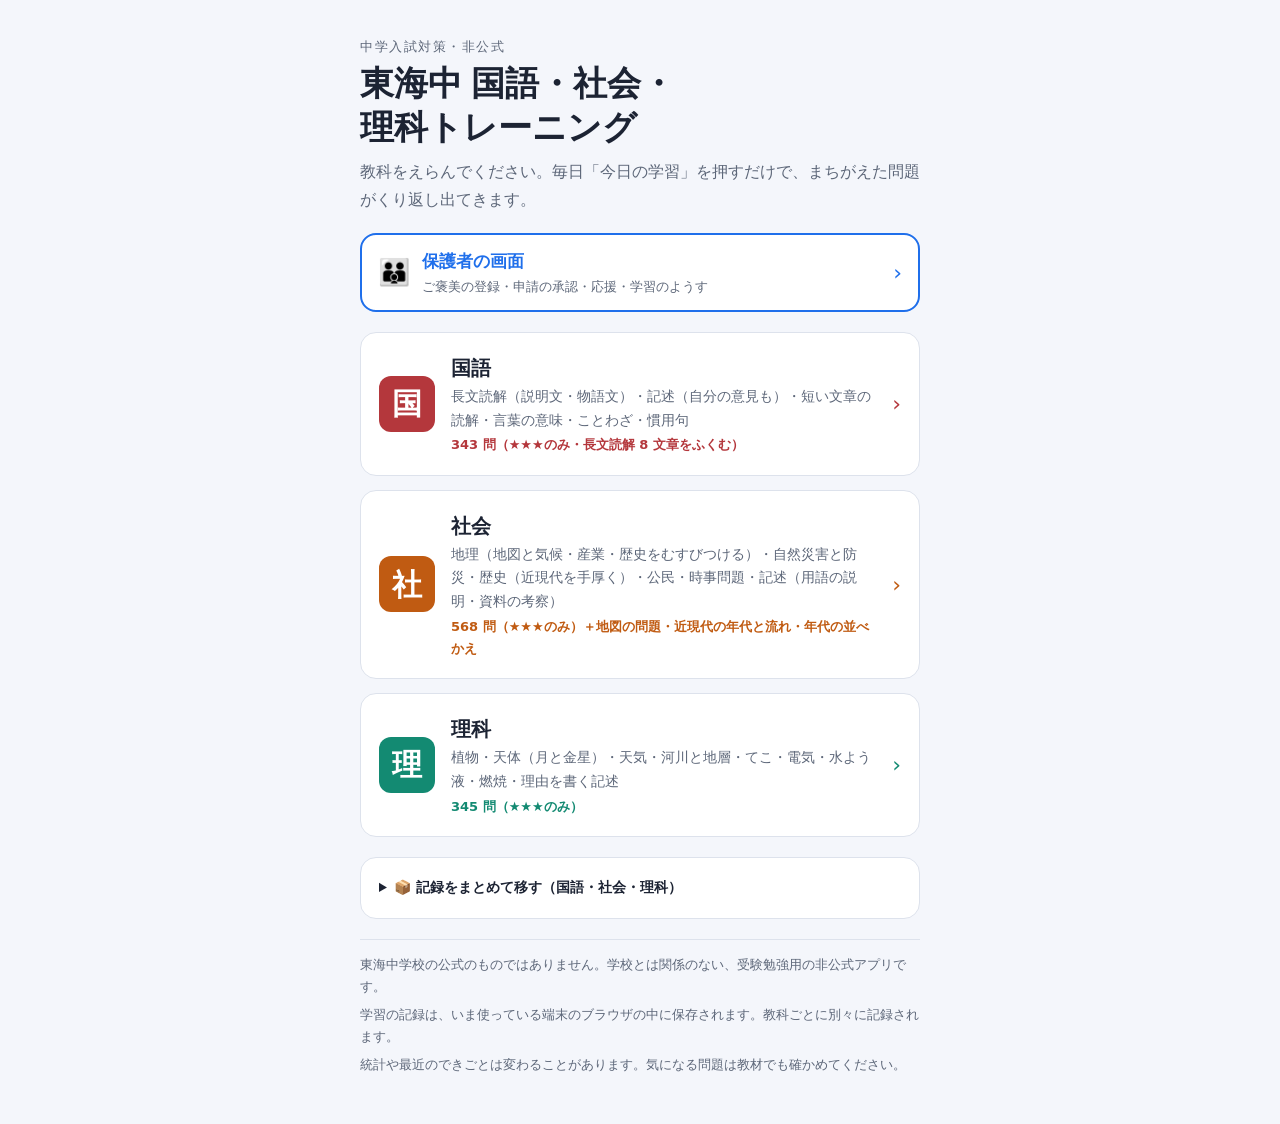
<file: index.html>
<!doctype html>
<html lang="ja">
<meta charset="utf-8">
<meta name="viewport" content="width=device-width, initial-scale=1">
<title>東海中 国語・社会・理科トレーニング</title>
<style>
  /* Layout: one narrow column; two large subject cards that read like a test-booklet cover */
  :root {
    --bg: #f4f6fb;
    --card: #ffffff;
    --text: #1c2333;
    --muted: #5d6779;
    --line: #dde2ec;
    --koku: #b4373c;
    --soc: #c05b12;
    --sci: #138a72;
    --accent: #1f6feb;
    --font: "Hiragino Kaku Gothic ProN", "Hiragino Sans", "BIZ UDPGothic", "Yu Gothic", "Meiryo", system-ui, sans-serif;
    --serif: "Hiragino Mincho ProN", "Yu Mincho", "BIZ UDPMincho", serif;
  }
  @media (prefers-color-scheme: dark) {
    :root:not([data-theme="light"]) {
      --bg: #11151d; --card: #1a202b; --text: #e6e9ef; --muted: #9aa3b2; --line: #2d3545;
      --koku: #ef6f6c; --soc: #f0883e; --sci: #2fbf9f; --accent: #4c8dff; color-scheme: dark;
    }
  }
  :root[data-theme="dark"] {
    --bg: #11151d; --card: #1a202b; --text: #e6e9ef; --muted: #9aa3b2; --line: #2d3545;
    --koku: #ef6f6c; --soc: #f0883e; --sci: #2fbf9f; --accent: #4c8dff; color-scheme: dark;
  }
  * { box-sizing: border-box; }
  [hidden] { display: none !important; }
  body {
    background: var(--bg); color: var(--text); font-family: var(--font); font-size: 16px; line-height: 1.7;
    padding-left: max(16px, env(safe-area-inset-left, 0px));
    padding-right: max(16px, env(safe-area-inset-right, 0px));
    padding-block: 28px 40px;
  }
  main { max-width: 560px; margin: 0 auto; display: grid; gap: 20px; }
  header { display: grid; gap: 4px; }
  .eyebrow { font-size: 13px; letter-spacing: .12em; color: var(--muted); }
  h1 { font-family: var(--serif); font-weight: 700; font-size: clamp(26px, 7vw, 34px); line-height: 1.3; margin: 0; text-wrap: balance; }
  .lead { margin: 4px 0 0; color: var(--muted); }
  .subjects { display: grid; gap: 14px; }
  a.subject {
    display: grid; grid-template-columns: auto 1fr auto; align-items: center; gap: 16px;
    background: var(--card); color: var(--text); text-decoration: none;
    border: 1px solid var(--line); border-radius: 16px; padding: 18px;
    transition: transform .15s ease, border-color .15s ease;
  }
  a.subject:hover { transform: translateY(-2px); border-color: var(--c); }
  a.subject:focus-visible { outline: 3px solid var(--accent); outline-offset: 3px; }
  .seal {
    width: 56px; height: 56px; border-radius: 12px; display: grid; place-items: center;
    background: var(--c); color: #fff; font-family: var(--serif); font-size: 30px; font-weight: 700;
  }
  .name { font-size: 20px; font-weight: 700; display: block; }
  .what { font-size: 14px; color: var(--muted); display: block; min-width: 0; }
  .count { font-size: 13px; color: var(--c); font-weight: 700; display: block; margin-top: 2px; font-variant-numeric: tabular-nums; }
  .go { font-size: 22px; color: var(--c); }
  .notes { font-size: 13px; color: var(--muted); border-top: 1px solid var(--line); padding-top: 14px; display: grid; gap: 6px; }
  .notes p { margin: 0; }
  .sync { background: var(--card); border: 1px solid var(--line); border-radius: 16px; padding: 16px 18px; font-size: 14px; display: grid; gap: 6px; }
  .sync p { margin: 0; }
  .sync .how { color: var(--muted); font-size: 13px; }
  .sync button { justify-self: start; font: inherit; font-weight: 700; color: var(--accent); background: transparent; border: 2px solid var(--accent); border-radius: 10px; padding: 8px 14px; min-height: 44px; cursor: pointer; }
  .sync button:disabled { opacity: .5; cursor: default; }
  .sync .actions { display: flex; flex-wrap: wrap; gap: 10px; }
  .sync button.quiet { color: var(--muted); border-color: var(--line); }
  .setup { border-color: var(--accent); border-width: 2px; }
  a.parent-link { display: grid; grid-template-columns: auto 1fr auto; align-items: center; gap: 12px; background: var(--card); color: var(--text); text-decoration: none; border: 2px solid var(--accent); border-radius: 16px; padding: 12px 16px; }
  a.parent-link b { display: block; color: var(--accent); font-size: 17px; }
  a.parent-link .pl-sub { display: block; font-size: 13px; color: var(--muted); }
  a.parent-link .pl-ic { font-size: 26px; }
  a.parent-link .go { color: var(--accent); font-size: 22px; }
  a.parent-link:focus-visible { outline: 3px solid var(--accent); outline-offset: 3px; }
  .move { background: var(--card); border: 1px solid var(--line); border-radius: 16px; padding: 14px 18px; font-size: 14px; }
  .move > summary { cursor: pointer; font-weight: 700; padding: 4px 0; }
  .move .body { display: grid; gap: 10px; margin-top: 8px; }
  .move p { margin: 0; }
  .move .muted { color: var(--muted); font-size: 13px; }
  .move .actions { display: flex; flex-wrap: wrap; gap: 10px; }
  .move button { font: inherit; font-weight: 700; color: var(--accent); background: transparent; border: 2px solid var(--accent); border-radius: 10px; padding: 8px 14px; min-height: 44px; cursor: pointer; }
  .move button.main { background: var(--accent); color: #fff; }
  .move button:disabled { opacity: .5; cursor: default; }
  .move textarea { width: 100%; font: 12px/1.4 ui-monospace, Menlo, Consolas, monospace; color: var(--text); background: var(--bg); border: 1px solid var(--line); border-radius: 10px; padding: 8px; resize: vertical; word-break: break-all; }
  .move table { width: 100%; border-collapse: collapse; font-variant-numeric: tabular-nums; }
  .move th, .move td { border-bottom: 1px solid var(--line); padding: 6px 4px; text-align: right; font-size: 13px; }
  .move th:first-child, .move td:first-child { text-align: left; }
  .move .warn { color: #c62828; }
  @media (prefers-reduced-motion: reduce) { a.subject { transition: none; } a.subject:hover { transform: none; } }
</style>

<main>
  <header>
    <span class="eyebrow">中学入試対策・非公式</span>
    <h1>東海中 国語・社会・理科トレーニング</h1>
    <p class="lead">教科をえらんでください。毎日「今日の学習」を押すだけで、まちがえた問題がくり返し出てきます。</p>
  </header>

  <section class="sync setup" id="setup" hidden aria-live="polite">
    <strong id="setupTitle">📨 この端末の設定</strong>
    <p id="setupWhat"></p>
    <p class="how" id="setupHow"></p>
    <div class="actions" id="setupActions">
      <button type="button" id="setupOk">この端末に設定する</button>
      <button type="button" id="setupNo" class="quiet">やめる</button>
    </div>
  </section>

  <a class="parent-link" id="parentLink" href="parent.html"><span class="pl-ic" aria-hidden="true">👪</span><span><b>保護者の画面</b><span class="pl-sub">ご褒美の登録・申請の承認・応援・学習のようす</span></span><span class="go" aria-hidden="true">›</span></a>

  <nav class="subjects" aria-label="教科">
    <a class="subject" href="kokugo.html" style="--c: var(--koku)">
      <span class="seal" aria-hidden="true">国</span>
      <span><span class="name">国語</span>
        <span class="what">長文読解（説明文・物語文）・記述（自分の意見も）・短い文章の読解・言葉の意味・ことわざ・慣用句</span>
        <span class="count">343 問（★★★のみ・長文読解 8 文章をふくむ）</span></span>
      <span class="go" aria-hidden="true">›</span>
    </a>
    <a class="subject" href="shakai.html" style="--c: var(--soc)">
      <span class="seal" aria-hidden="true">社</span>
      <span><span class="name">社会</span>
        <span class="what">地理（地図と気候・産業・歴史をむすびつける）・自然災害と防災・歴史（近現代を手厚く）・公民・時事問題・記述（用語の説明・資料の考察）</span>
        <span class="count">568 問（★★★のみ）＋地図の問題・近現代の年代と流れ・年代の並べかえ</span></span>
      <span class="go" aria-hidden="true">›</span>
    </a>
    <a class="subject" href="rika.html" style="--c: var(--sci)">
      <span class="seal" aria-hidden="true">理</span>
      <span><span class="name">理科</span>
        <span class="what">植物・天体（月と金星）・天気・河川と地層・てこ・電気・水よう液・燃焼・理由を書く記述</span>
        <span class="count">345 問（★★★のみ）</span></span>
      <span class="go" aria-hidden="true">›</span>
    </a>
  </nav>

  <section class="sync" id="sync" hidden aria-live="polite">
    <strong>👪 保護者の方へ：記録の同期</strong>
    <p id="syncMsg">記録を同期しています…</p>
    <p class="how">お子さんの端末と保護者の端末で、<b>同じ claude.ai アカウントにログインして</b>このページを開くと、お子さんがまちがえた問題と答えた内容を、保護者の端末でも見られます。見るときは、教科を開いて、いちばん下の「👪 保護者の方へ」を押します。</p>
    <button type="button" id="syncBtn">🔄 いますぐ同期する</button>
  </section>

  <details class="move" id="move">
    <summary>📦 記録をまとめて移す（国語・社会・理科）</summary>
    <div class="body">
      <p class="muted">claude.ai の公開ページと、置き場所のアプリの間や、ほかの端末に、3 教科の記録をまとめて移します。<b>移す先のアプリで問題を解く前に</b>移してください（読みこむと、移す先の記録は置きかわります）。</p>
      <div class="actions">
        <button type="button" id="moveOut">まとめて書き出す</button>
        <button type="button" id="moveIn">まとめて読みこむ</button>
      </div>
      <div id="moveOutBox" hidden>
        <p>次の文字を全部コピーして、移す先のアプリの「まとめて読みこむ」に貼りつけます。同じ端末の中でコピー・貼りつけをするのが確実です。</p>
        <textarea id="moveOutText" rows="5" readonly aria-label="書き出した記録"></textarea>
        <div class="actions"><button type="button" id="moveCopy">コピーする</button></div>
        <p class="muted" id="moveOutMsg" aria-live="polite"></p>
      </div>
      <div id="moveInBox" hidden>
        <p>「まとめて書き出す」でコピーした文字を、ここに貼りつけます。</p>
        <textarea id="moveInText" rows="5" aria-label="読みこむ記録"></textarea>
        <div class="actions"><button type="button" id="moveCheck">中身を確かめる</button></div>
        <div id="movePreview" hidden></div>
        <p class="muted" id="moveInMsg" aria-live="polite"></p>
      </div>
    </div>
  </details>

  <div class="notes">
    <p>東海中学校の公式のものではありません。学校とは関係のない、受験勉強用の非公式アプリです。</p>
    <p>学習の記録は、いま使っている端末のブラウザの中に保存されます。教科ごとに別々に記録されます。<span id="claudeNote" hidden>claude.ai にログインして開いているときは、まちがいの記録だけ、そのアカウント専用の場所にも保存されます（ほかの人からは見えません）。</span></p>
    <p>統計や最近のできごとは変わることがあります。気になる問題は教材でも確かめてください。</p>
  </div>
</main>

<script>
  /* 3 教科の記録をまとめて移す（書き出し・読みこみ）
   *   書き出し：教科ごとの記録（tokai-<教科>-v1）だけ。受け口の設定・合言葉・呼び名は端末ごとのものなので入れない。
   *   読みこみ：中身を見せて確かめてから、教科ごとに置きかえる。教科のページを開いたときに、あらためて安全な形に整える。
   *   この端末がすでに受け口へ記録を送っていたときは、読みこんだまちがいに新しい番号をつけて、受け口に必ず送られるようにする。 */
  (function () {
    var SUBJ = [{ s: 'kokugo', name: '国語' }, { s: 'shakai', name: '社会' }, { s: 'rika', name: '理科' }];
    var KIND = 'tokai-records', VER = 1;
    var $ = function (id) { return document.getElementById(id); };
    function get(k) { try { return localStorage.getItem(k); } catch (e) { return null; } }
    function parse(t) { try { return JSON.parse(t); } catch (e) { return null; } }
    var keyOf = function (s) { return 'tokai-' + s + '-v1'; };
    var okStore = function (d) { return d && typeof d === 'object' && d.stats && typeof d.stats === 'object' && d.cards && typeof d.cards === 'object'; };
    function counts(d) {
      if (!okStore(d)) return null;
      return { cards: Object.keys(d.cards).length, log: Array.isArray(d.log) ? d.log.length : 0, days: d.days && typeof d.days === 'object' ? Object.keys(d.days).length : 0 };
    }
    var outBox = $('moveOutBox'), inBox = $('moveInBox'), outText = $('moveOutText'), inText = $('moveInText');
    var preview = $('movePreview'), inMsg = $('moveInMsg'), outMsg = $('moveOutMsg');
    var pending = null;

    $('moveOut').addEventListener('click', function () {
      var data = { kind: KIND, v: VER, at: new Date().toISOString(), subjects: {} }, n = 0;
      SUBJ.forEach(function (x) {
        var d = parse(get(keyOf(x.s)));
        if (okStore(d)) { data.subjects[x.s] = d; n++; }
      });
      inBox.hidden = true; outBox.hidden = false;
      if (!n) { outText.value = ''; outMsg.textContent = 'この端末には、まだ記録がありません。'; return; }
      outText.value = JSON.stringify(data, function (k, v) { return k === 'img' ? undefined : v; });
      outMsg.textContent = SUBJ.filter(function (x) { return data.subjects[x.s]; }).map(function (x) { return x.name; }).join('・') + 'の記録です（' + Math.ceil(outText.value.length / 1000) + ' 千文字）。';
    });
    $('moveCopy').addEventListener('click', function () {
      var text = outText.value;
      if (!text) return;
      function fallback() { outText.focus(); outText.select(); outMsg.textContent = 'コピーできませんでした。選ばれた文字を、長押し（または Ctrl+A）でコピーしてください。'; }
      try { navigator.clipboard.writeText(text).then(function () { outMsg.textContent = 'コピーしました。移す先のアプリで「まとめて読みこむ」に貼りつけてください。'; }, fallback); } catch (e) { fallback(); }
    });
    $('moveIn').addEventListener('click', function () { outBox.hidden = true; inBox.hidden = false; preview.hidden = true; inMsg.textContent = ''; inText.focus(); });

    $('moveCheck').addEventListener('click', function () {
      preview.hidden = true; pending = null;
      var d = parse(inText.value.trim());
      if (!d || d.kind !== KIND || d.v !== VER || !d.subjects || typeof d.subjects !== 'object') {
        inMsg.textContent = 'まとめて書き出した記録ではないようです。「まとめて書き出す」でコピーした文字を、全部そのまま貼りつけてください（教科ごとの記録は、各教科の 📊 から読みこめます）。';
        return;
      }
      var rows = SUBJ.map(function (x) { return { x: x, inc: counts(d.subjects[x.s]), cur: counts(parse(get(keyOf(x.s)))) }; }).filter(function (r) { return r.inc; });
      if (!rows.length) { inMsg.textContent = '読みこめる記録が入っていません。'; return; }
      pending = { d: d, rows: rows };
      var lost = rows.some(function (r) { return r.cur && (r.cur.cards || r.cur.log); });
      var cell = function (c) { return c ? c.cards + ' 問・まちがい ' + c.log + ' 件' : 'なし'; };
      preview.innerHTML = '<table><thead><tr><th>教科</th><th>読みこむ記録</th><th>いまの記録（消えます）</th></tr></thead><tbody>' +
        rows.map(function (r) { return '<tr><td>' + r.x.name + '</td><td>' + cell(r.inc) + '</td><td>' + cell(r.cur) + '</td></tr>'; }).join('') + '</tbody></table>' +
        (lost ? '<p class="warn">この端末のいまの記録は、読みこむ記録で置きかわります（足し合わせではありません）。</p>' : '') +
        '<div class="actions" style="margin-top:8px"><button type="button" class="main" id="moveDo">置きかえて読みこむ</button><button type="button" id="moveCancel">やめる</button></div>';
      preview.hidden = false;
      inMsg.textContent = (d.at ? '書き出した日時：' + new Date(d.at).toLocaleString('ja-JP') + '。' : '') + '中身を確かめて、よければ「置きかえて読みこむ」を押します。';
      $('moveCancel').addEventListener('click', function () { preview.hidden = true; pending = null; inMsg.textContent = 'やめました。'; });
      $('moveDo').addEventListener('click', doImport);
    });

    function doImport() {
      if (!pending) return;
      var dev = get('tokai-device'), st = parse(get('tokai-sheet-state')) || {}, acked = st.acked || {};
      var done = [], failed = [];
      pending.rows.forEach(function (r) {
        var d = JSON.parse(JSON.stringify(pending.d.subjects[r.x.s]));
        // この端末から受け口へ、すでにこの教科の記録を送っていたら、読みこんだまちがいを、その続きの番号にする
        var last = dev ? acked[dev + ':' + r.x.s] : undefined;
        if (typeof last === 'number' && last >= 0 && Array.isArray(d.log)) {
          var next = last + 1;
          d.log.forEach(function (e) { if (e && typeof e === 'object') e.n = next++; });
          d.seq = next;
        }
        try { localStorage.setItem(keyOf(r.x.s), JSON.stringify(d)); done.push(r.x.name); } catch (e) { failed.push(r.x.name); }
      });
      pending = null; preview.hidden = true; inText.value = '';
      inMsg.textContent = (done.length ? done.join('・') + 'の記録を読みこみました。教科を開くと、続きから使えます。' : '') +
        (failed.length ? failed.join('・') + 'は、この端末の保存場所がいっぱいで読みこめませんでした。' : '');
    }
  })();
</script>
<script src="js/sync.js"></script>
<script src="js/sheetsync.js"></script>
<script>
  /* 保護者の端末で作った「設定リンク」（…/index.html#setup=…）を開いたとき：内容を見せて、確かめてから設定する */
  (function () {
    var S = window.SheetSync;
    if (!S) return;
    var box = document.getElementById('setup'), what = document.getElementById('setupWhat'), how = document.getElementById('setupHow');
    var ok = document.getElementById('setupOk'), no = document.getElementById('setupNo'), acts = document.getElementById('setupActions');
    var link = null;
    no.addEventListener('click', function () { box.hidden = true; });
    ok.addEventListener('click', function () {
      if (!link || link.err) return;
      var l = link;
      ok.disabled = no.disabled = true;
      what.textContent = '受け口に確かめています…';
      S.applyLink(l).then(function (r) {
        if (!r.ok) { what.textContent = r.message || '設定できませんでした。'; ok.disabled = no.disabled = false; return; }
        acts.hidden = true;
        what.textContent = '設定できました。' + (r.message || '');
        how.textContent = l.role === 'child'
          ? '国語・社会・理科のどれで問題を解いても、まちがえた問題が自動で送られます。この画面から教科を選んで、はじめてください。'
          : '教科を開いて、いちばん下の「👪 保護者の方へ」で記録を見られます。';
      }, function () { what.textContent = '設定できませんでした。ネットにつながっているか確かめてください。'; ok.disabled = no.disabled = false; });
    });
    // 開いたとき・すでに開いているページでリンクを開いたとき（# だけが変わったとき）の両方で読む
    function handle() {
      if (!/^#setup=/.test(location.hash)) return;
      link = S.readLink(location.hash);
      function clearHash() { try { history.replaceState(null, '', location.pathname + location.search); } catch (e) { location.hash = ''; } }
      box.hidden = false;
      clearHash(); // 合言葉入りのリンクを、アドレス欄や履歴に残さない
      if (!link || link.err) { what.textContent = (link && link.err) || 'リンクを読めませんでした。'; how.textContent = ''; acts.hidden = true; return; }
      var host = new URL(link.url).host;
      if (link.role === 'child') {
        what.textContent = 'この端末を、' + (link.label ? '「' + link.label + '」の' : 'お子さんの') + '端末として設定します。まちがえた問題と答えた内容が、保護者の Google の受け口（' + host + '）へ自動で送られます。';
        how.textContent = '保護者の方が作ったリンクのときだけ、設定してください。この端末からは、ほかの端末の記録は見られません。';
      } else {
        what.textContent = 'この端末を、保護者の端末として設定します。お子さんの端末の記録を、保護者画面で見られるようになります（受け口：' + host + '）。';
        how.textContent = 'ご自身が作ったリンクのときだけ、設定してください。';
      }
      acts.hidden = false; ok.disabled = no.disabled = false;
      box.scrollIntoView({ block: 'start' });
    }
    handle();
    window.addEventListener('hashchange', handle);
  })();
</script>
<script>
  /* claude.ai の公開ページで開いたときだけ、記録を同期する（ファイルを直接開いたときは何も出さない） */
  (function () {
    var S = window.TokaiSync;
    if (!S || !S.available()) return;
    var box = document.getElementById('sync'), msg = document.getElementById('syncMsg'), btn = document.getElementById('syncBtn');
    box.hidden = false;
    document.getElementById('claudeNote').hidden = false;
    document.getElementById('parentLink').hidden = true; // claude.ai の公開ページでは、受け口とやりとりできない
    function run() {
      btn.disabled = true;
      msg.textContent = '記録を同期しています…';
      S.sync().then(function (r) {
        btn.disabled = false;
        if (r.err) { msg.textContent = S.message(r); return; }
        var parts = S.SUBJ.map(function (x) { return x.name + ' ' + ((r.counts && r.counts[x.s]) || 0) + ' 件'; });
        msg.textContent = '同期しました。ほかの端末のまちがいの記録：' + parts.join('・');
      }, function () { btn.disabled = false; msg.textContent = '同期できませんでした。あとでもう一度ためしてください。'; });
    }
    btn.addEventListener('click', run);
    run();
  })();
</script>
</file>
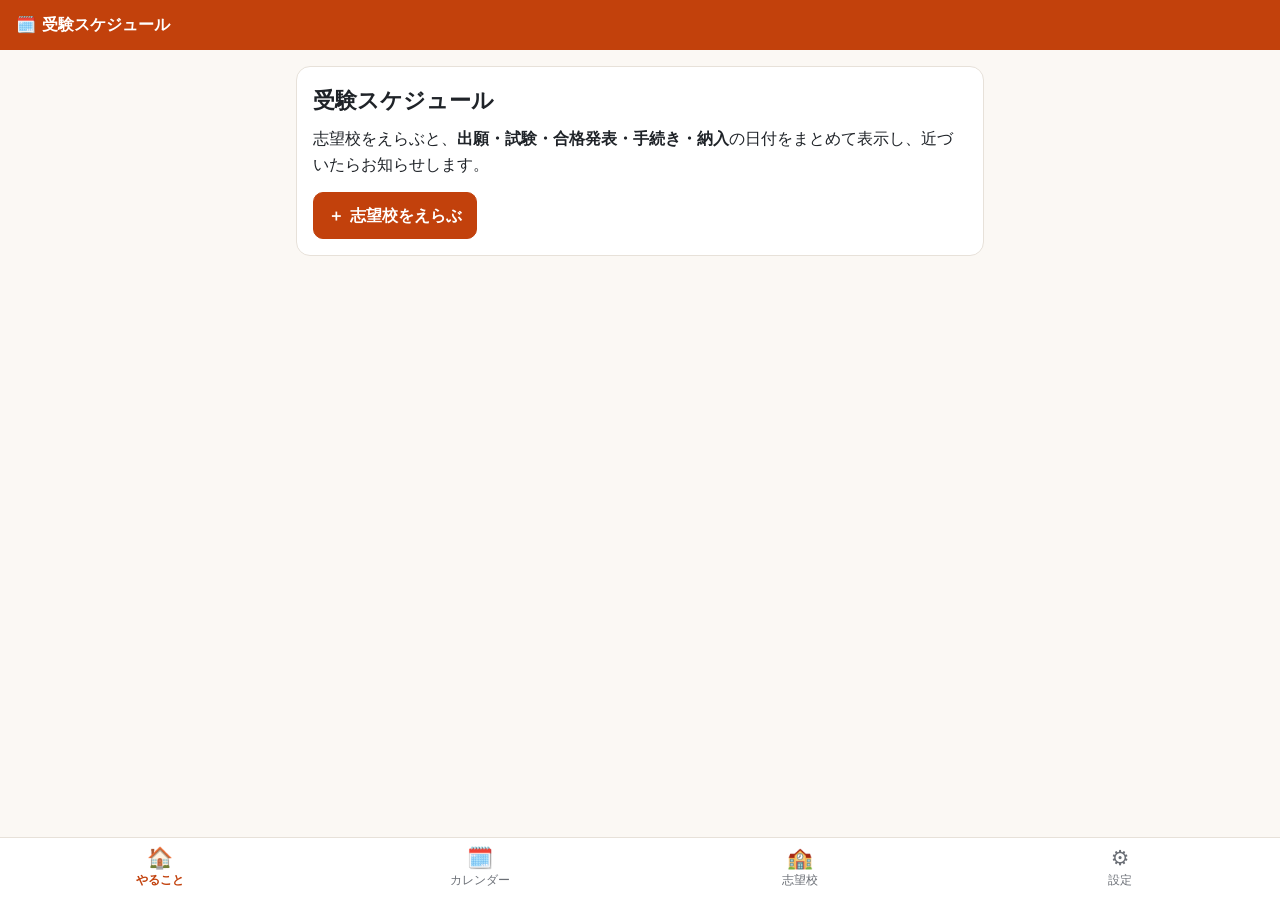
<file: calendar/index.html>
<!doctype html>
<html lang="ja">
<head>
  <meta charset="utf-8">
  <meta name="viewport" content="width=device-width, initial-scale=1, viewport-fit=cover">
  <meta name="theme-color" content="#c2410c">
  <meta name="description" content="志望校をえらぶだけで、出願・試験・合格発表・入学手続き・納入期限をまとめて管理し、リマインドする受験カレンダー">
  <title>受験スケジュール</title>
  <link rel="manifest" href="manifest.webmanifest">
  <link rel="icon" href="icon.svg" type="image/svg+xml">
  <link rel="stylesheet" href="css/style.css">
</head>
<body>
  <header class="topbar"><span>🗓️ 受験スケジュール</span></header>
  <main id="app" class="container" aria-live="polite"></main>
  <nav class="tabs" aria-label="画面">
    <button class="tab" data-view="home" type="button"><span>🏠</span>やること</button>
    <button class="tab" data-view="cal" type="button"><span>🗓️</span>カレンダー</button>
    <button class="tab" data-view="schools" type="button"><span>🏫</span>志望校</button>
    <button class="tab" data-view="settings" type="button"><span>⚙️</span>設定</button>
  </nav>
  <div id="toast" class="toast" role="status"></div>
  <script src="js/core.js"></script>
  <script src="js/schools.js"></script>
  <script src="js/app.js"></script>
</body>
</html>
</file>
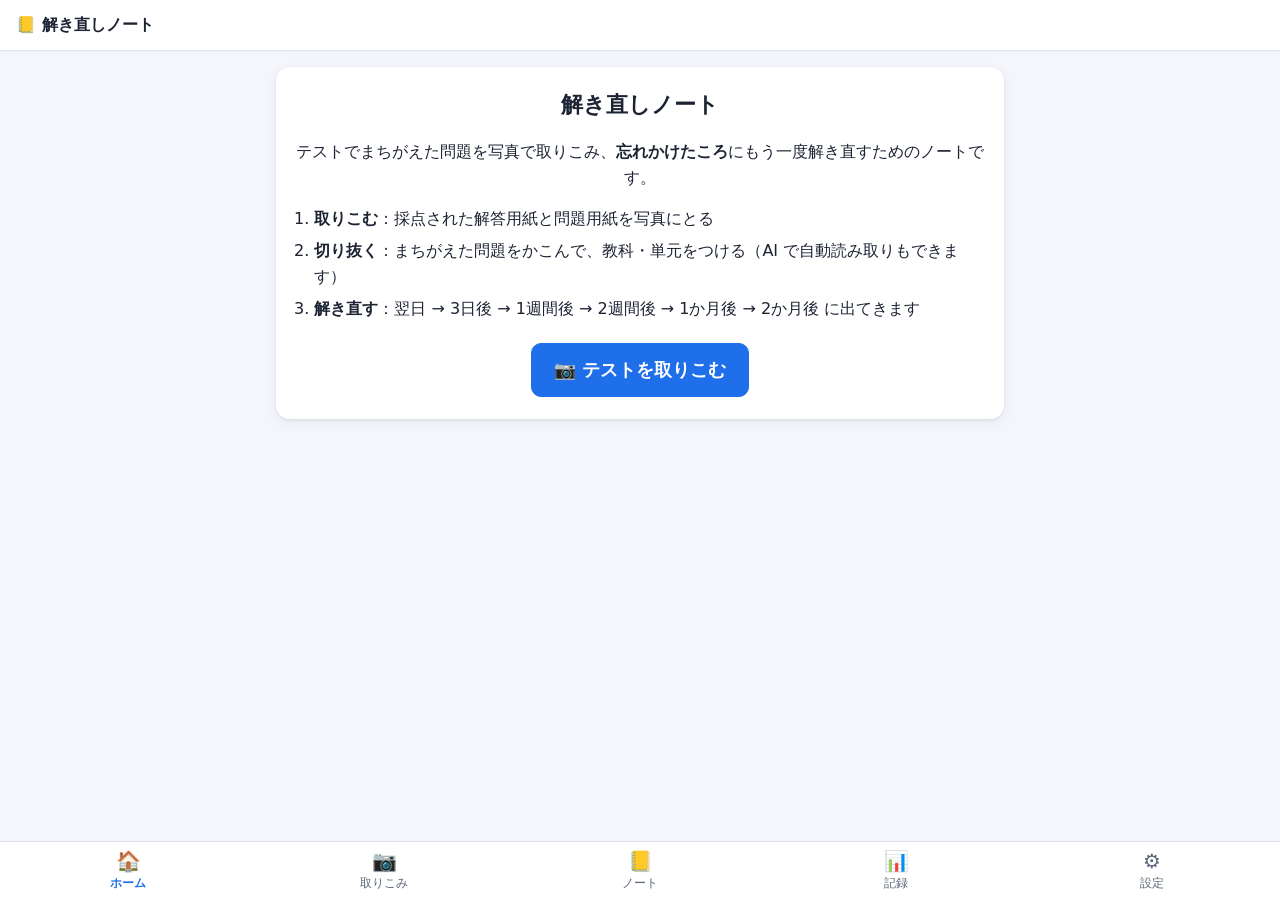
<file: notebook/index.html>
<!doctype html>
<html lang="ja">
<head>
  <meta charset="utf-8">
  <meta name="viewport" content="width=device-width, initial-scale=1, viewport-fit=cover">
  <meta name="theme-color" content="#1f6feb">
  <meta name="description" content="採点済みのテストを写真で取りこみ、まちがえた問題を教科・単元ごとにためて、忘却曲線にそって解き直すノート">
  <title>解き直しノート</title>
  <link rel="manifest" href="manifest.webmanifest">
  <link rel="icon" href="icon.svg" type="image/svg+xml">
  <link rel="stylesheet" href="css/style.css">
</head>
<body>
  <header class="topbar">
    <button class="home-btn" type="button" data-go="home">📒 解き直しノート</button>
  </header>

  <main id="app" class="container" aria-live="polite"></main>

  <nav class="tabbar" aria-label="メニュー">
    <button type="button" data-go="home"><span>🏠</span>ホーム</button>
    <button type="button" data-go="import"><span>📷</span>取りこみ</button>
    <button type="button" data-go="list"><span>📒</span>ノート</button>
    <button type="button" data-go="stats"><span>📊</span>記録</button>
    <button type="button" data-go="settings"><span>⚙️</span>設定</button>
  </nav>

  <dialog id="cropDialog" class="dialog"></dialog>
  <dialog id="zoomDialog" class="dialog zoom"></dialog>
  <dialog id="askDialog" class="dialog small-dialog"></dialog>
  <div id="toast" class="toast" role="status" hidden></div>

  <script type="module" src="js/app.js"></script>
</body>
</html>
</file>
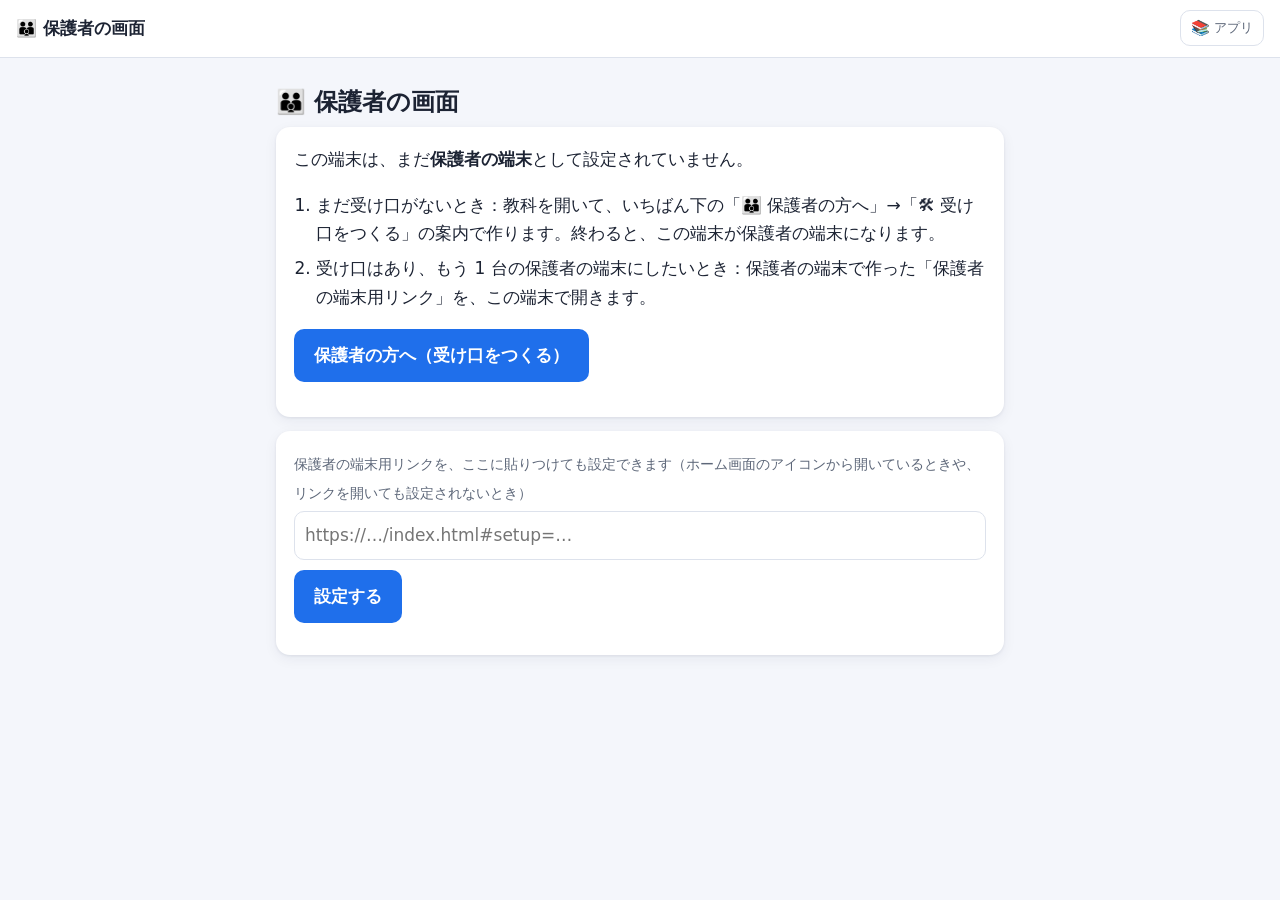
<file: parent.html>
<!doctype html>
<html lang="ja">
<head>
  <meta charset="utf-8">
  <meta name="viewport" content="width=device-width, initial-scale=1, viewport-fit=cover">
  <meta name="theme-color" content="#1f6feb">
  <meta name="robots" content="noindex">
  <title>保護者の画面</title>
  <link rel="icon" href="icon.svg" type="image/svg+xml">
  <link rel="stylesheet" href="css/style.css">
  <style>
    .p-tabs { display: flex; flex-wrap: wrap; gap: 6px; margin: 0 0 14px; }
    .p-tabs button { flex: 1 1 auto; border: 1px solid var(--line); background: var(--card); color: var(--text); border-radius: 10px; padding: 10px 8px; font-size: 15px; }
    .p-tabs button[aria-selected="true"] { background: var(--accent); color: var(--accent-ink); border-color: var(--accent); font-weight: 700; }
    .p-count { display: inline-block; min-width: 1.4em; padding: 0 6px; margin-left: 4px; border-radius: 99px; background: var(--ng); color: #fff; font-size: 12px; line-height: 1.5; }
    .p-field { display: block; width: 100%; font-size: 17px; padding: 9px 10px; margin: 4px 0 10px; border: 1px solid var(--line); border-radius: 10px; background: var(--card); color: var(--text); }
    .p-list { list-style: none; padding: 0; margin: 6px 0 0; }
    .p-list li { display: flex; flex-wrap: wrap; align-items: center; gap: 6px 10px; padding: 10px 0; border-top: 1px solid var(--line); }
    .p-list li > .p-main { flex: 1 1 12em; min-width: 0; overflow-wrap: anywhere; }
    .p-stamps { display: grid; grid-template-columns: repeat(auto-fill, minmax(140px, 1fr)); gap: 8px; }
    .p-stamps button { border: 1px solid var(--line); background: var(--card); color: var(--text); border-radius: 10px; padding: 10px; font-size: 15px; }
    .p-stamps button[aria-pressed="true"] { border: 2px solid var(--accent); font-weight: 700; }
    .p-err { color: var(--ng); }
    .p-num { font-variant-numeric: tabular-nums; }
    .p-row-btns { display: flex; gap: 6px; flex-wrap: wrap; }
    .p-row-btns .btn { padding: 6px 12px; font-size: 14px; }
    a.btn { display: inline-flex; align-items: center; text-decoration: none; }
  </style>
</head>
<body>
  <header class="topbar">
    <span class="home-btn">👪 保護者の画面</span>
    <span class="top-actions"><a class="icon-btn" href="index.html" aria-label="アプリへ">📚<span>アプリ</span></a></span>
  </header>
  <main id="app" class="container" aria-live="polite"></main>
  <script src="js/util.js"></script>
  <script src="js/sheetsync.js"></script>
  <script src="js/vendor/qrcode.js"></script>
  <script src="js/parent.js"></script>
</body>
</html>
</file>
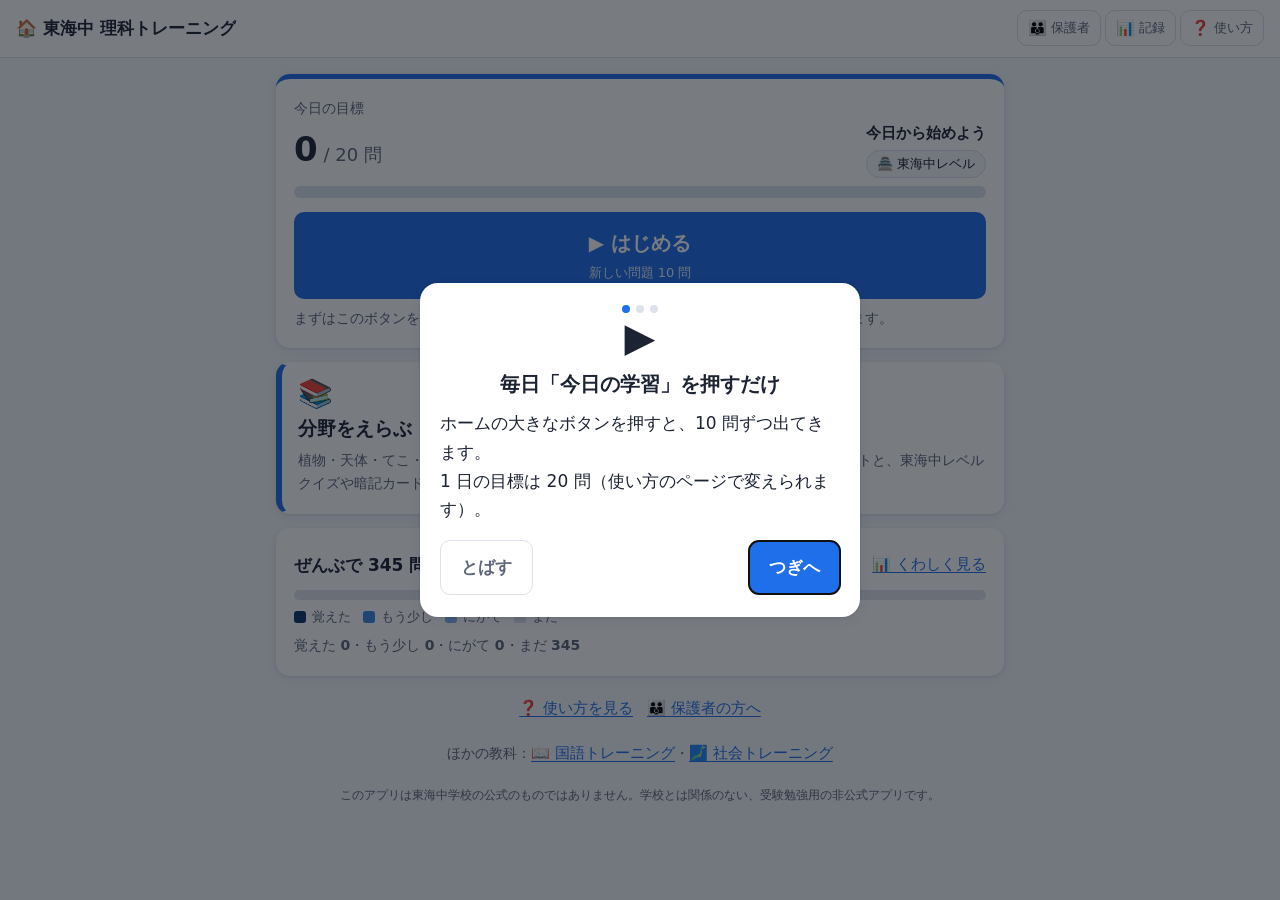
<file: rika.html>
<!doctype html>
<html lang="ja">
<head>
  <meta charset="utf-8">
  <meta name="viewport" content="width=device-width, initial-scale=1, viewport-fit=cover">
  <meta name="theme-color" content="#138a72">
  <meta name="description" content="東海中学の受験対策用 理科（生物・地学・物理・化学）の問題練習アプリ（学校とは関係のない非公式アプリ）">
  <title>東海中 理科トレーニング</title>
  <link rel="manifest" href="rika.webmanifest">
  <link rel="icon" href="icon-rika.svg" type="image/svg+xml">
  <link rel="stylesheet" href="css/style.css">
</head>
<body>
  <header class="topbar">
    <button class="home-btn" id="homeBtn" type="button" aria-label="ホームへ">🏠 東海中 理科トレーニング</button>
    <span class="top-actions">
      <a class="icon-btn" id="parentBtn" href="parent.html" aria-label="保護者の画面（ご褒美・申請・応援）">👪<span>保護者</span></a>
      <button class="icon-btn" id="statsBtn" type="button" aria-label="学習の記録">📊<span>記録</span></button>
      <button class="icon-btn" id="helpBtn" type="button" aria-label="使い方">❓<span>使い方</span></button>
    </span>
  </header>

  <main id="app" class="container" aria-live="polite"></main>

  <script src="js/util.js"></script>
  <script src="js/data/rika.js"></script>
  <script src="js/data/seibutsu.js"></script>
  <script src="js/data/chigaku.js"></script>
  <script src="js/data/butsuri.js"></script>
  <script src="js/data/kagaku.js"></script>
  <script src="js/data/jissen.js"></script>
  <script src="js/data/tsuika1.js"></script>
  <script src="js/data/tsuika2.js"></script>
  <script src="js/data/rika-moshi.js"></script>
  <script src="js/data/rika-jakuten.js"></script>
  <script src="js/data/tokai-rika.js"></script>
  <script src="js/data/tokai-filter.js"></script>
  <script>window.SUBJECT = window.RIKA;</script>
  <script src="js/sync.js"></script>
  <script src="js/sheetsync.js"></script>
  <script src="js/vendor/qrcode.js"></script>
  <script src="js/charts.js"></script>
  <script src="js/app.js"></script>
</body>
</html>
</file>
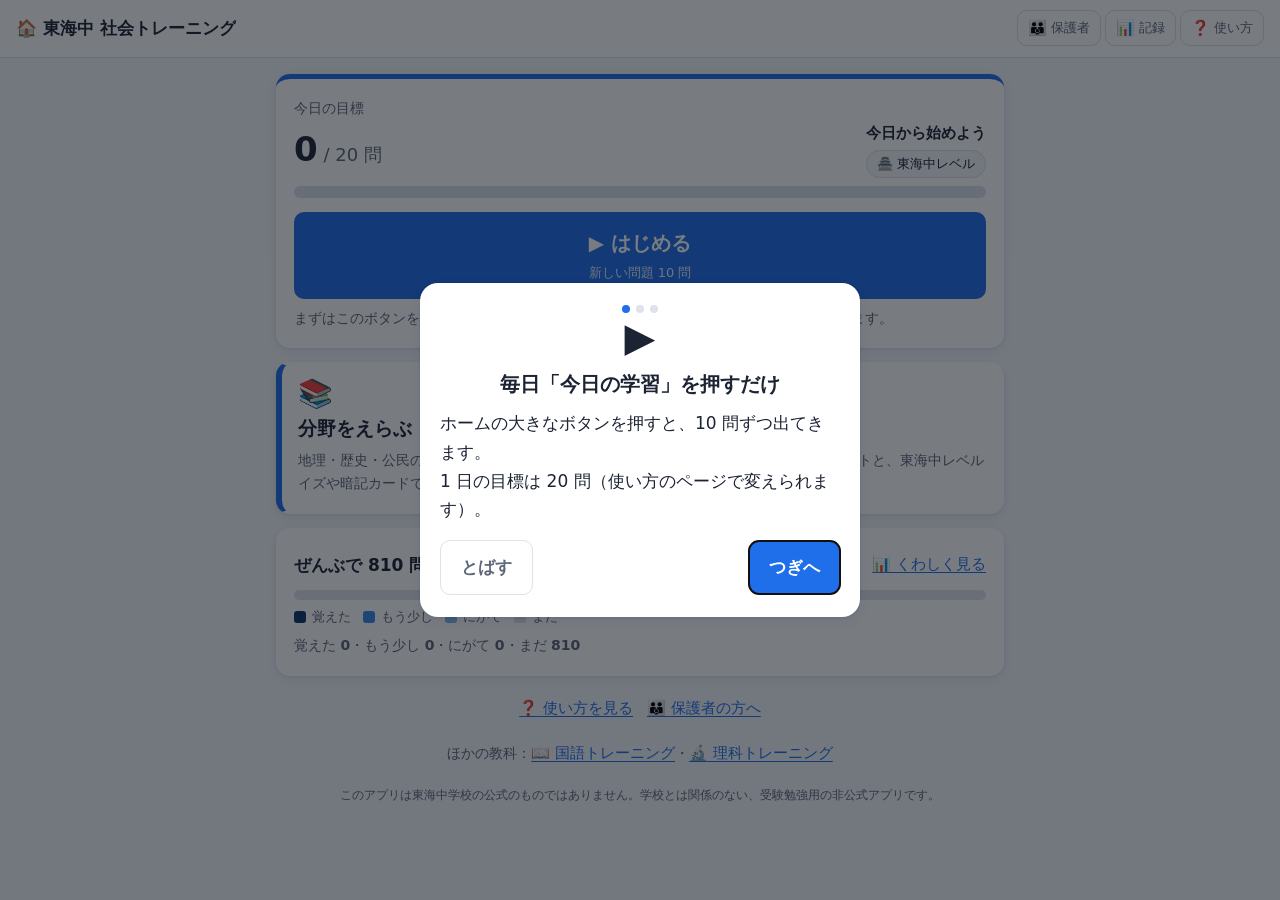
<file: shakai.html>
<!doctype html>
<html lang="ja">
<head>
  <meta charset="utf-8">
  <meta name="viewport" content="width=device-width, initial-scale=1, viewport-fit=cover">
  <meta name="theme-color" content="#c05b12">
  <meta name="description" content="東海中学の受験対策用 社会（地理・歴史・公民）の問題練習アプリ（学校とは関係のない非公式アプリ）">
  <title>東海中 社会トレーニング</title>
  <link rel="manifest" href="shakai.webmanifest">
  <link rel="icon" href="icon-shakai.svg" type="image/svg+xml">
  <link rel="stylesheet" href="css/style.css">
</head>
<body>
  <header class="topbar">
    <button class="home-btn" id="homeBtn" type="button" aria-label="ホームへ">🏠 東海中 社会トレーニング</button>
    <span class="top-actions">
      <a class="icon-btn" id="parentBtn" href="parent.html" aria-label="保護者の画面（ご褒美・申請・応援）">👪<span>保護者</span></a>
      <button class="icon-btn" id="statsBtn" type="button" aria-label="学習の記録">📊<span>記録</span></button>
      <button class="icon-btn" id="helpBtn" type="button" aria-label="使い方">❓<span>使い方</span></button>
    </span>
  </header>

  <main id="app" class="container" aria-live="polite"></main>

  <script src="js/util.js"></script>
  <script src="js/data/shakai.js"></script>
  <script src="js/data/shakai2.js"></script>
  <script src="js/data/shakai3.js"></script>
  <script src="js/data/shakai4.js"></script>
  <script src="js/data/shakai5.js"></script>
  <script src="js/data/shakai6.js"></script>
  <script src="js/data/shakai7.js"></script>
  <script src="js/data/shakai8.js"></script>
  <script src="js/data/shakai-jakuten.js"></script>
  <script src="js/data/tokai-shakai.js"></script>
  <script src="js/data/japan-geo.js"></script>
  <script src="js/jmap.js"></script>
  <script src="js/data/tokai-chizu.js"></script>
  <script src="js/data/tokai-rekishi.js"></script>
  <script src="js/data/tokai-filter.js"></script>
  <script>window.SUBJECT = window.SHAKAI;</script>
  <script src="js/sync.js"></script>
  <script src="js/sheetsync.js"></script>
  <script src="js/vendor/qrcode.js"></script>
  <script src="js/charts.js"></script>
  <script src="js/app.js"></script>
</body>
</html>
</file>
<file: calendar/css/style.css>
:root {
  --bg: #fbf8f4; --card: #ffffff; --ink: #1f2328; --muted: #6b6f76; --line: #e7e1d9;
  --accent: #c2410c; --accent-ink: #fff;
  --red: #b91c1c; --red-bg: #fde8e8; --amber: #b45309; --amber-bg: #fef3c7; --yellow-bg: #fff8e1; --green: #15803d;
  --t-apply_start: #2563eb; --t-apply_end: #dc2626; --t-docs: #7c3aed; --t-exam: #0f766e;
  --t-result: #db2777; --t-proc: #ea580c; --t-pay: #a16207; --t-brief: #475569;
}
@media (prefers-color-scheme: dark) {
  :root:not([data-theme="light"]) {
    --bg: #17181b; --card: #212328; --ink: #ecedef; --muted: #a0a4ab; --line: #34373d;
    --accent: #fb923c; --accent-ink: #1a1a1a;
    --red: #f87171; --red-bg: #3b1d1d; --amber: #fbbf24; --amber-bg: #3a2e12; --yellow-bg: #2e2a1a;
    --t-apply_start: #60a5fa; --t-apply_end: #f87171; --t-docs: #a78bfa; --t-exam: #2dd4bf;
    --t-result: #f472b6; --t-proc: #fb923c; --t-pay: #facc15; --t-brief: #94a3b8;
  }
}
:root[data-theme="dark"] {
  --bg: #17181b; --card: #212328; --ink: #ecedef; --muted: #a0a4ab; --line: #34373d;
  --accent: #fb923c; --accent-ink: #1a1a1a;
  --red: #f87171; --red-bg: #3b1d1d; --amber: #fbbf24; --amber-bg: #3a2e12; --yellow-bg: #2e2a1a;
  --t-apply_start: #60a5fa; --t-apply_end: #f87171; --t-docs: #a78bfa; --t-exam: #2dd4bf;
  --t-result: #f472b6; --t-proc: #fb923c; --t-pay: #facc15; --t-brief: #94a3b8;
}
* { box-sizing: border-box; }
body {
  margin: 0; background: var(--bg); color: var(--ink);
  font: 16px/1.6 system-ui, -apple-system, "Hiragino Sans", "Noto Sans JP", sans-serif;
  padding-bottom: calc(76px + env(safe-area-inset-bottom));
}
.topbar { position: sticky; top: 0; z-index: 5; background: var(--accent); color: var(--accent-ink); padding: 12px 16px; font-weight: 700; }
.container { max-width: 720px; margin: 0 auto; padding: 16px; }
.card { background: var(--card); border: 1px solid var(--line); border-radius: 14px; padding: 16px; margin-bottom: 14px; }
h1 { margin: 0 0 8px; font-size: 1.4rem; }
h2 { font-size: 1.05rem; margin: 18px 0 8px; display: flex; align-items: baseline; gap: 8px; }
.card > h2:first-child { margin-top: 0; }
h2 small { color: var(--muted); font-weight: 400; font-size: .8rem; }
h2.red { color: var(--red); }
.muted { color: var(--muted); }
.small { font-size: .88rem; } .tiny { font-size: .75rem; }

.btn {
  display: inline-flex; align-items: center; justify-content: center; gap: 4px;
  border: 1px solid var(--line); background: var(--card); color: var(--ink);
  border-radius: 10px; padding: 10px 14px; font: inherit; cursor: pointer; min-height: 44px;
}
.btn.primary { background: var(--accent); border-color: var(--accent); color: var(--accent-ink); font-weight: 700; }
.btn.ghost { background: transparent; }
.btn.danger { color: var(--red); }
.btn.small { padding: 6px 10px; min-height: 36px; font-size: .9rem; }
.btn.icon { width: 44px; font-size: 1.4rem; padding: 0; }
.btn:disabled { opacity: .5; cursor: default; }
.row { display: flex; gap: 8px; } .row.end { justify-content: flex-end; } .row.wrap { flex-wrap: wrap; }

/* 種類の色 */
.chip, .pill { --c: var(--muted); }
.t-apply_start { --c: var(--t-apply_start); } .t-apply_end { --c: var(--t-apply_end); } .t-docs { --c: var(--t-docs); }
.t-exam { --c: var(--t-exam); } .t-result { --c: var(--t-result); } .t-proc { --c: var(--t-proc); } .t-pay { --c: var(--t-pay); } .t-brief { --c: var(--t-brief); }
.chip { display: inline-block; font-size: .8rem; font-weight: 700; color: var(--c); border: 1px solid var(--c); border-radius: 999px; padding: 0 8px; white-space: nowrap; }
.pill { display: inline-block; font-size: .7rem; line-height: 1.5; color: #fff; background: var(--c); border-radius: 4px; padding: 0 4px; white-space: nowrap; overflow: hidden; text-overflow: ellipsis; max-width: 100%; }
@media (prefers-color-scheme: dark) { :root:not([data-theme="light"]) .pill { color: #111; } }
:root[data-theme="dark"] .pill { color: #111; }
.pill i { font-style: normal; margin-left: 2px; opacity: .9; }
.pill.is-done { opacity: .4; text-decoration: line-through; }

/* ホーム */
.hero p { margin: 0 0 14px; }
.next { text-align: center; border-width: 2px; }
.next-label { color: var(--muted); font-size: .85rem; }
.next-cd { font-size: 2.2rem; font-weight: 800; line-height: 1.2; margin: 4px 0; }
.next.u-now { border-color: var(--red); background: var(--red-bg); } .next.u-now .next-cd { color: var(--red); }
.next.u-soon { border-color: var(--amber); background: var(--amber-bg); }
.warn { background: var(--yellow-bg); border-color: var(--amber); }
.warn h2 { color: var(--amber); }
.notes { margin: 0; padding-left: 1.2em; } .notes li { margin: 6px 0; font-size: .92rem; }
.evs { list-style: none; margin: 0; padding: 0; }
.ev { display: flex; gap: 12px; background: var(--card); border: 1px solid var(--line); border-left: 6px solid var(--line); border-radius: 12px; padding: 12px; margin-bottom: 8px; }
.ev.u-late { border-left-color: var(--red); background: var(--red-bg); }
.ev.u-now { border-left-color: var(--red); }
.ev.u-soon { border-left-color: var(--amber); }
.ev.u-week { border-left-color: var(--accent); }
.ev-body { flex: 1; min-width: 0; }
.ev-top { display: flex; justify-content: space-between; gap: 8px; align-items: center; }
.cd { font-weight: 800; font-size: .95rem; }
.u-late .cd, .u-now .cd { color: var(--red); } .u-soon .cd { color: var(--amber); }
.ev-title { font-weight: 700; margin-top: 2px; }
.ev-date { color: var(--muted); font-size: .88rem; overflow-wrap: anywhere; }
.check { flex: none; width: 28px; display: flex; align-items: flex-start; padding-top: 2px; cursor: pointer; }
.check input { position: absolute; opacity: 0; }
.check span { width: 26px; height: 26px; border: 2px solid var(--muted); border-radius: 8px; display: block; }
.check input:checked + span { background: var(--green); border-color: var(--green); }
.check input:checked + span::after { content: "✓"; color: #fff; display: block; text-align: center; font-weight: 800; line-height: 22px; }
.check input:focus-visible + span { outline: 3px solid var(--accent); outline-offset: 2px; }
.check.none { cursor: default; }

/* カレンダー */
.cal-head { display: flex; align-items: center; justify-content: space-between; margin-bottom: 8px; }
.cal-head h2 { margin: 0; }
.grid { display: grid; grid-template-columns: repeat(7, minmax(0, 1fr)); gap: 3px; }
.wds div { text-align: center; font-size: .78rem; color: var(--muted); padding-bottom: 2px; }
.w0 { color: var(--red) !important; } .w6 { color: var(--t-apply_start) !important; }
.day { min-height: 64px; border: 1px solid var(--line); border-radius: 8px; background: transparent; color: var(--ink); padding: 2px; display: flex; flex-direction: column; gap: 2px; align-items: stretch; font: inherit; text-align: left; cursor: pointer; min-width: 0; }
.day.empty { border: none; cursor: default; }
.day .dn { font-size: .8rem; font-weight: 700; padding-left: 2px; }
.day.w0 .dn { color: var(--red); } .day.w6 .dn { color: var(--t-apply_start); }
.day.today { border: 2px solid var(--accent); }
.day.has { background: var(--bg); }
.more { font-size: .7rem; color: var(--muted); }
.legend { display: flex; flex-wrap: wrap; gap: 4px; margin-top: 10px; }
.plain { list-style: none; padding: 0; margin: 0; } .plain li { padding: 8px 0; border-bottom: 1px solid var(--line); }
.plain li:last-child { border-bottom: none; }

/* 志望校 */
.schools { list-style: none; margin: 0 0 12px; padding: 0; }
.school { display: flex; gap: 10px; align-items: center; padding: 10px 0; border-bottom: 1px solid var(--line); }
.school:last-child { border-bottom: none; }
.school-main { flex: 1; min-width: 0; }
.school-main .pill { margin: 2px 2px 0 0; }
.school-act { display: flex; flex-direction: column; gap: 6px; flex: none; }
.form label { display: block; margin-bottom: 12px; font-weight: 700; font-size: .92rem; }
.form input { width: 100%; font: inherit; padding: 8px 10px; border: 1px solid var(--line); border-radius: 8px; background: var(--bg); color: var(--ink); margin-top: 4px; min-height: 42px; }
.form fieldset { border: 1px solid var(--line); border-radius: 10px; margin: 0 0 10px; padding: 8px 10px 10px; }
.form legend { font-weight: 700; font-size: .92rem; padding: 0 4px; }
.form .row input { flex: 1; min-width: 0; }

/* 設定 */
.opts { display: flex; flex-wrap: wrap; gap: 8px; margin-bottom: 8px; }
.opt { border: 1px solid var(--line); border-radius: 999px; padding: 6px 12px; cursor: pointer; }
.opt input { accent-color: var(--accent); }

/* タブ */
.tabs { position: fixed; bottom: 0; left: 0; right: 0; z-index: 5; display: flex; background: var(--card); border-top: 1px solid var(--line); padding-bottom: env(safe-area-inset-bottom); }
.tab { flex: 1; border: none; background: none; color: var(--muted); font: inherit; font-size: .75rem; padding: 8px 0 10px; display: flex; flex-direction: column; align-items: center; cursor: pointer; }
.tab span { font-size: 1.3rem; line-height: 1.2; }
.tab.on { color: var(--accent); font-weight: 700; }

.toast { position: fixed; left: 16px; right: 16px; bottom: calc(84px + env(safe-area-inset-bottom)); max-width: 600px; margin: 0 auto; background: var(--ink); color: var(--bg); padding: 12px 16px; border-radius: 12px; font-size: .92rem; opacity: 0; transform: translateY(10px); transition: .25s; pointer-events: none; z-index: 10; }
.toast.show { opacity: 1; transform: none; }
@media (max-width: 520px) { .day .pill i { display: none; } .day .pill { text-overflow: clip; text-align: center; } }
.banner { display: block; width: 100%; text-align: left; font: inherit; color: var(--ink); background: var(--amber-bg); border: 2px solid var(--amber); cursor: pointer; position: relative; padding-right: 96px; }
.banner .go { position: absolute; right: 14px; top: 50%; transform: translateY(-50%); font-weight: 700; color: var(--amber); }
.howto { margin: 10px 0 0; font-size: .9rem; }
.howto summary { cursor: pointer; font-weight: 700; padding: 6px 0; }
.howto ol { margin: 4px 0 0; padding-left: 1.3em; }
.badge { display: inline-block; font-size: .75rem; font-weight: 700; border-radius: 6px; padding: 0 6px; margin: 2px 0; }
.badge.ok { color: var(--green); border: 1px solid var(--green); }
.badge.ng { color: var(--red); border: 1px solid var(--red); background: var(--red-bg); }
.school-main a { color: var(--accent); }
.banner.ng { background: var(--red-bg); border-color: var(--red); } .banner.ng .go { color: var(--red); }
.school-main .btn { margin-top: 6px; }
.filters { display: grid; gap: 8px; margin: 10px 0 6px; }
.fchips { display: flex; flex-wrap: wrap; gap: 6px; }
.fchip { border: 1px solid var(--line); background: var(--card); color: var(--ink); border-radius: 999px; padding: 6px 12px; font: inherit; font-size: .88rem; cursor: pointer; min-height: 36px; }
.fchip.on { background: var(--accent); border-color: var(--accent); color: var(--accent-ink); font-weight: 700; }
.search { width: 100%; font: inherit; padding: 8px 12px; border: 1px solid var(--line); border-radius: 10px; background: var(--bg); color: var(--ink); min-height: 42px; }
.rounds { list-style: none; margin: 6px 0 0; padding: 0; }
.rounds li { display: flex; gap: 10px; align-items: center; padding: 8px 0 8px 10px; border-left: 3px solid var(--line); margin-top: 6px; }
.round-main { flex: 1; min-width: 0; }
.round-main > span:first-child { font-weight: 700; margin-right: 6px; }
.school.group { display: block; }
.gcal { color: var(--accent); font-weight: 700; text-decoration: none; font-size: .85rem; }
.gcal:hover { text-decoration: underline; }
.gcal-list li { display: grid; gap: 2px; }
.ask { position: fixed; inset: 0; z-index: 20; background: rgb(0 0 0 / .45); display: flex; align-items: center; justify-content: center; padding: 16px; }
.ask-card { background: var(--card); color: var(--ink); border-radius: 14px; padding: 18px; max-width: 420px; width: 100%; box-shadow: 0 10px 30px rgb(0 0 0 / .25); }
.ask-card p { margin: 0 0 14px; }
.calpick { display: grid; gap: 6px; margin: 4px 0 10px; }
.calpick .opt { border-radius: 10px; }
.calpick .opt.off { opacity: .55; }
.sub { font-size: .92rem; margin: 12px 0 6px; }
.linkbtn { background: none; border: none; padding: 0; font: inherit; cursor: pointer; }
</file>
<file: notebook/css/style.css>
:root {
  --bg: #f4f6fb;
  --card: #ffffff;
  --text: #1c2333;
  --muted: #5d6779;
  --line: #dde2ec;
  --accent: #1f6feb;
  --accent-ink: #ffffff;
  --ai: #7a3fd1;
  --ok: #1a7f37;
  --ok-bg: #e6f6ea;
  --warn: #9a6700;
  --warn-bg: #fff4d6;
  --ng: #c62828;
  --ng-bg: #fdeaea;
  --viz: #2a78d6;
  --viz-2: #9fc4f1;
  --shadow: 0 1px 3px rgba(20, 30, 60, .08), 0 4px 14px rgba(20, 30, 60, .06);
  --radius: 14px;
  color-scheme: light;
}
@media (prefers-color-scheme: dark) {
  :root:not([data-theme="light"]) {
    --bg: #11151d; --card: #1a202b; --text: #e6e9ef; --muted: #9aa3b2; --line: #2d3545;
    --accent: #4c8dff; --ai: #a77bf3; --ok: #4cc06a; --ok-bg: #16301f; --warn: #e3b341; --warn-bg: #3a2f10;
    --ng: #ff6b6b; --ng-bg: #3a1c1f; --viz: #3987e5; --viz-2: #1f4a80;
    --shadow: 0 1px 3px rgba(0, 0, 0, .4);
    color-scheme: dark;
  }
}
:root[data-theme="dark"] {
  --bg: #11151d; --card: #1a202b; --text: #e6e9ef; --muted: #9aa3b2; --line: #2d3545;
  --accent: #4c8dff; --ai: #a77bf3; --ok: #4cc06a; --ok-bg: #16301f; --warn: #e3b341; --warn-bg: #3a2f10;
  --ng: #ff6b6b; --ng-bg: #3a1c1f; --viz: #3987e5; --viz-2: #1f4a80;
  --shadow: 0 1px 3px rgba(0, 0, 0, .4); color-scheme: dark;
}

* { box-sizing: border-box; }
html { -webkit-text-size-adjust: 100%; }
body {
  margin: 0;
  background: var(--bg);
  color: var(--text);
  font-family: system-ui, -apple-system, "Hiragino Sans", "Noto Sans JP", "Yu Gothic UI", sans-serif;
  line-height: 1.6;
  padding-bottom: calc(76px + env(safe-area-inset-bottom));
}
h1 { font-size: 1.4rem; margin: .2em 0 .4em; }
h2 { font-size: 1.08rem; margin: 0 0 .6em; display: flex; align-items: center; gap: .4em; flex-wrap: wrap; }
h3 { font-size: 1rem; margin: .8em 0 .4em; }
a { color: var(--accent); }
img { max-width: 100%; }

.topbar {
  position: sticky; top: 0; z-index: 5;
  background: var(--card); border-bottom: 1px solid var(--line);
  padding: 8px 16px; padding-top: calc(8px + env(safe-area-inset-top));
}
.home-btn { background: none; border: 0; font: inherit; font-weight: 700; color: var(--text); cursor: pointer; padding: 4px 0; }
.container { max-width: 760px; margin: 0 auto; padding: 16px; }

.tabbar {
  position: fixed; left: 0; right: 0; bottom: 0; z-index: 5;
  display: grid; grid-template-columns: repeat(5, 1fr);
  background: var(--card); border-top: 1px solid var(--line);
  padding-bottom: env(safe-area-inset-bottom);
}
.tabbar button {
  background: none; border: 0; font: inherit; font-size: .72rem; color: var(--muted);
  padding: 6px 0 8px; display: flex; flex-direction: column; align-items: center; cursor: pointer;
}
.tabbar button span { font-size: 1.25rem; line-height: 1.3; }
.tabbar button.on { color: var(--accent); font-weight: 700; }

.card { background: var(--card); border-radius: var(--radius); box-shadow: var(--shadow); padding: 16px; margin-bottom: 14px; }
.hero { text-align: center; }
.due-count { display: flex; align-items: baseline; justify-content: center; gap: 4px; }
.due-count .num { font-size: 3.4rem; font-weight: 800; color: var(--accent); line-height: 1.1; font-variant-numeric: tabular-nums; }
.steps { text-align: left; padding-left: 1.4em; }
.steps li { margin: .4em 0; }

.row { display: flex; gap: 8px; align-items: center; margin: 8px 0; }
.row.wrap { flex-wrap: wrap; }
.row.center { justify-content: center; }
.row.between { justify-content: space-between; }
.row.end { justify-content: flex-end; }
.center { text-align: center; }
.muted { color: var(--muted); }
.small { font-size: .86rem; }

.btn {
  display: inline-flex; align-items: center; justify-content: center; gap: 4px;
  font: inherit; font-weight: 600; color: var(--text);
  background: var(--card); border: 1px solid var(--line); border-radius: 10px;
  padding: 9px 14px; cursor: pointer; min-height: 42px; text-decoration: none;
}
.btn:hover { border-color: var(--accent); }
.btn:disabled { opacity: .45; cursor: not-allowed; }
.btn.primary { background: var(--accent); color: var(--accent-ink); border-color: var(--accent); }
.btn.accent { background: var(--ai); color: #fff; border-color: var(--ai); }
.btn.danger { color: var(--ng); }
.btn.big { font-size: 1.1rem; padding: 12px 22px; margin: 6px 0; }
.btn.small { padding: 5px 10px; min-height: 34px; font-size: .88rem; }
.link { background: none; border: 0; font: inherit; color: var(--accent); cursor: pointer; padding: 4px; }
.link.danger { color: var(--ng); }
:focus-visible { outline: 3px solid var(--accent); outline-offset: 2px; }

.chip { display: inline-block; font-size: .78rem; font-weight: 700; color: #fff; background: var(--c); border-radius: 999px; padding: 1px 10px; }
.tag { display: inline-block; font-size: .78rem; color: var(--muted); border: 1px solid var(--line); border-radius: 999px; padding: 0 9px; }

.stats3 { display: grid; grid-template-columns: repeat(3, 1fr); gap: 8px; text-align: center; margin: 8px 0; }
.stats3 b { display: block; font-size: 1.6rem; font-variant-numeric: tabular-nums; }
.stats3 span { font-size: .8rem; color: var(--muted); }

.bars { display: grid; grid-template-columns: repeat(7, 1fr); gap: 6px; height: 130px; align-items: end; }
.bars.wide { grid-template-columns: repeat(14, 1fr); gap: 3px; }
.bar { display: flex; flex-direction: column; align-items: center; justify-content: flex-end; height: 100%; }
.bar .b { width: 70%; max-width: 28px; background: var(--viz); border-radius: 4px 4px 0 0; min-height: 2px; }
.bar .v { font-size: .78rem; font-variant-numeric: tabular-nums; }
.bar .l { font-size: .7rem; color: var(--muted); margin-top: 3px; white-space: nowrap; }
.bars.wide .bar .l { font-size: .62rem; }

/* フォーム */
.form label, .draft label { display: block; font-size: .88rem; color: var(--muted); margin: 8px 0; }
input, select, textarea {
  display: block; width: 100%; margin-top: 3px;
  font: inherit; font-size: 1rem; color: var(--text);
  background: var(--bg); border: 1px solid var(--line); border-radius: 8px; padding: 8px 10px;
}
textarea { resize: vertical; }
label.inline { display: flex; align-items: center; gap: 8px; font-size: .88rem; }
label.inline select { width: auto; margin: 0; }
.grid2 { display: grid; grid-template-columns: 1fr 1fr; gap: 0 12px; }
@media (max-width: 480px) { .grid2 { grid-template-columns: 1fr; } }
fieldset.reasons { border: 0; padding: 0; margin: 8px 0; }
fieldset.reasons legend { font-size: .88rem; color: var(--muted); padding: 0; }
.pill { display: inline-flex !important; align-items: center; gap: 4px; margin: 4px 6px 0 0 !important; padding: 4px 10px; border: 1px solid var(--line); border-radius: 999px; color: var(--text) !important; cursor: pointer; }
.pill input { width: auto; margin: 0; }
.pill:has(input:checked) { border-color: var(--accent); background: color-mix(in srgb, var(--accent) 12%, transparent); }
details summary { cursor: pointer; padding: 6px 0; font-weight: 600; }

.wizard { display: flex; gap: 6px; list-style: none; padding: 0; margin: 0 0 12px; font-size: .84rem; }
.wizard li { flex: 1; text-align: center; padding: 6px 4px; border-radius: 8px; background: var(--card); color: var(--muted); border: 1px solid var(--line); }
.wizard li.on { background: var(--accent); color: var(--accent-ink); border-color: var(--accent); font-weight: 700; }
.wizard li.done { color: var(--ok); }

.thumbs { display: grid; grid-template-columns: repeat(auto-fill, minmax(110px, 1fr)); gap: 10px; }
.thumbs figure { margin: 0; }
.thumbs img { width: 100%; aspect-ratio: 3 / 4; object-fit: cover; border-radius: 8px; border: 1px solid var(--line); }
.thumbs figcaption { font-size: .78rem; color: var(--muted); display: flex; justify-content: space-between; }

.busy { color: var(--ai); font-weight: 600; }
.busy::before { content: "⏳ "; }
.note { background: var(--warn-bg); color: var(--text); border-radius: 8px; padding: 8px 10px; }

.crops { display: grid; grid-template-columns: 1fr 1fr; gap: 10px; margin: 10px 0; }
@media (max-width: 480px) { .crops { grid-template-columns: 1fr; } }
.cropbox { display: flex; flex-direction: column; gap: 6px; }
.cropprev { min-height: 90px; max-height: 220px; overflow: hidden; display: flex; align-items: center; justify-content: center; border: 1px solid var(--line); border-radius: 8px; background: var(--bg); }
.cropprev img { max-height: 220px; object-fit: contain; }

/* 切り抜き・拡大ダイアログ */
.dialog { border: 0; border-radius: var(--radius); padding: 14px; background: var(--card); color: var(--text); width: min(96vw, 900px); max-height: 96dvh; }
.dialog::backdrop { background: rgba(0, 0, 0, .55); }
.crop-stage { position: relative; display: block; overflow: hidden; width: fit-content; margin: 0 auto; touch-action: none; user-select: none; -webkit-user-select: none; cursor: crosshair; }
.crop-stage img { display: block; max-width: 100%; max-height: calc(96dvh - 230px); -webkit-user-drag: none; }
.crop-rect { position: absolute; border: 3px solid #e5534b; background: rgba(229, 83, 75, .12); box-shadow: 0 0 0 9999px rgba(0, 0, 0, .35); pointer-events: none; }
.zoom form { display: flex; flex-direction: column; align-items: flex-end; }
.zoom img { width: 100%; height: auto; }

/* 解き直し */
.progress { height: 6px; background: var(--line); border-radius: 3px; overflow: hidden; }
.progress span { display: block; height: 100%; background: var(--accent); }
.imgbtn { display: block; width: 100%; padding: 0; border: 1px solid var(--line); border-radius: 8px; background: #fff; cursor: zoom-in; overflow: hidden; margin: 8px 0; }
.imgbtn img { display: block; width: 100%; height: auto; }
.qtext { white-space: pre-wrap; background: var(--bg); border-radius: 8px; padding: 8px 10px; }
.kv { display: grid; grid-template-columns: auto 1fr; gap: 4px 14px; margin: 6px 0; }
.kv dt { color: var(--muted); font-size: .88rem; }
.kv dd { margin: 0; white-space: pre-wrap; }
.kv dd.ok { color: var(--ok); font-weight: 700; }
.kv dd.ng { color: var(--ng); text-decoration: line-through; }
.grades { display: grid; grid-template-columns: repeat(3, 1fr); gap: 8px; margin: 10px 0; }
.btn.grade { flex-direction: column; padding: 10px 4px; line-height: 1.3; }
.btn.grade small { font-weight: 400; color: var(--muted); font-size: .76rem; }
.btn.grade.again { border-color: var(--ng); background: var(--ng-bg); }
.btn.grade.hard { border-color: var(--warn); background: var(--warn-bg); }
.btn.grade.good { border-color: var(--ok); background: var(--ok-bg); }

/* ノート */
.seg { display: flex; border: 1px solid var(--line); border-radius: 10px; overflow: hidden; margin-top: 8px; }
.seg button { flex: 1; font: inherit; font-size: .86rem; background: none; border: 0; padding: 7px 4px; color: var(--text); cursor: pointer; }
.seg button + button { border-left: 1px solid var(--line); }
.seg button.on { background: var(--accent); color: var(--accent-ink); font-weight: 700; }
.plist { list-style: none; margin: 0; padding: 0; }
.plist li + li { border-top: 1px solid var(--line); }
.plist button { display: flex; align-items: center; gap: 10px; width: 100%; background: none; border: 0; font: inherit; color: var(--text); text-align: left; padding: 8px 0; cursor: pointer; }
.plist img, .plist .noimg { width: 64px; height: 48px; object-fit: cover; border-radius: 6px; border: 1px solid var(--line); flex: none; display: flex; align-items: center; justify-content: center; background: #fff; }
.pmain { flex: 1; min-width: 0; display: flex; flex-direction: column; }
.pmain b { overflow: hidden; text-overflow: ellipsis; white-space: nowrap; }
.pmain small { color: var(--muted); }
.due { font-size: .8rem; color: var(--muted); white-space: nowrap; }
.due.now { color: var(--ng); font-weight: 700; }

.curve svg { width: 100%; height: auto; display: block; }
.curve figcaption { margin-top: 4px; }
.curve .line { fill: none; stroke: var(--viz); stroke-width: 2; }
.curve .guide { stroke: var(--line); stroke-dasharray: 4 3; }
.curve .today { stroke: var(--muted); stroke-dasharray: 2 3; }
.curve .ax { font-size: 9px; fill: var(--muted); }
.curve .ev.good { fill: var(--ok); }
.curve .ev.hard { fill: var(--warn); }
.curve .ev.again { fill: var(--ng); }
.curve { margin: 8px 0 0; }
.hist { display: flex; flex-wrap: wrap; gap: 4px 14px; list-style: none; padding: 0; font-variant-numeric: tabular-nums; }

/* 記録 */
.utable { width: 100%; border-collapse: collapse; font-size: .9rem; }
.utable th, .utable td { text-align: left; padding: 6px 4px; border-top: 1px solid var(--line); font-weight: 400; }
.utable thead th { color: var(--muted); font-size: .8rem; border-top: 0; }
.utable td { white-space: nowrap; font-variant-numeric: tabular-nums; }
.utable .link { padding: 0; text-align: left; }
.hbar { display: inline-flex; width: 110px; height: 10px; background: var(--bg); border-radius: 5px; overflow: hidden; margin-right: 6px; vertical-align: middle; }
.hbar .r { background: var(--viz); }
.hbar .m { background: var(--viz-2); }
.hlist { list-style: none; padding: 0; margin: 0; }
.hlist li { display: grid; grid-template-columns: 8em 1fr 2em; align-items: center; gap: 8px; padding: 4px 0; }
.hlist .hbar { width: 100%; }
.hlist b { text-align: right; font-variant-numeric: tabular-nums; }

.toast {
  position: fixed; left: 50%; bottom: calc(84px + env(safe-area-inset-bottom)); transform: translateX(-50%);
  background: #1c2333; color: #fff; padding: 10px 16px; border-radius: 10px; z-index: 20;
  max-width: calc(100vw - 32px); box-shadow: var(--shadow); font-size: .92rem;
}

/* 確認ダイアログ */
.small-dialog { width: min(92vw, 420px); }
.ask p { margin: 4px 0 12px; white-space: pre-wrap; }
.btn.danger-fill { background: var(--ng); color: #fff; border-color: var(--ng); }

/* 番号をタップで選ぶ */
.pick input[type=number] { width: 4.5em; display: inline-block; margin: 0; }
.pickgrid { display: flex; flex-direction: column; gap: 8px; margin: 10px 0; }
.pickrow { display: flex; align-items: flex-start; gap: 8px; }
.pickhead { flex: none; width: 3.6em; font-size: .86rem; color: var(--muted); padding-top: 9px; }
.pickbtns { display: flex; flex-wrap: wrap; gap: 6px; min-width: 0; }
.pickbtn {
  min-width: 44px; height: 40px; padding: 0 8px; font: inherit; font-weight: 600; font-variant-numeric: tabular-nums;
  color: var(--text); background: var(--bg); border: 1px solid var(--line); border-radius: 8px; cursor: pointer;
}
.pickbtn.on { background: var(--ng-bg); border-color: var(--ng); color: var(--ng); }
.pickbtn.on::before { content: "× "; }
.pickbtn.added { opacity: .5; text-decoration: line-through; cursor: default; }
details.more { border-top: 1px solid var(--line); margin-top: 6px; }
.paperhint { background: var(--bg); border-radius: 8px; padding: 10px 12px; margin: 8px 0; }
.photo-actions .btn { flex: 1 1 10em; }
[hidden] { display: none !important; }

/* 1 画面の取りこみ */
.subjectbar { display: flex; flex-wrap: wrap; gap: 6px; }
.subj {
  font: inherit; font-weight: 700; min-height: 40px; padding: 4px 14px; border-radius: 999px; cursor: pointer;
  color: var(--text); background: var(--bg); border: 2px solid var(--line);
}
.subj.on { background: var(--c); border-color: var(--c); color: #fff; }
.testinfo { margin-top: 8px; }
.testinfo summary { font-weight: 600; }
.testinfo summary .muted { font-weight: 400; margin-left: 6px; }
.photorow + .photorow { border-top: 1px solid var(--line); margin-top: 10px; padding-top: 10px; }
.photorow .thumbs { grid-template-columns: repeat(auto-fill, minmax(72px, 1fr)); gap: 8px; margin: 6px 0; }
.pickrow { align-items: center; }
.pickside { flex: none; width: 6.4em; display: flex; flex-direction: column; gap: 2px; }
.pickside .pickhead { width: auto; padding-top: 0; }
.rowunit { font-size: .78rem; padding: 3px 4px; margin: 0; border-radius: 6px; }
.dlist { list-style: none; margin: 0; padding: 0; }
.drow { border-top: 1px solid var(--line); padding: 8px 0; }
.drow-head { display: flex; align-items: center; gap: 8px; }
.drow-head .dlabel { flex: none; min-width: 5.5em; font-variant-numeric: tabular-nums; }
.drow-head select { flex: 1; min-width: 0; margin: 0; padding: 6px 8px; }
.drow-head .link { flex: none; font-size: 1.1rem; }
.drow details.more { border-top: 0; margin-top: 2px; }
.drow details.more summary { font-weight: 400; font-size: .86rem; color: var(--accent); }
.savebar {
  position: sticky; bottom: calc(64px + env(safe-area-inset-bottom)); z-index: 4;
  display: flex; align-items: center; justify-content: space-between; gap: 10px;
  background: var(--card); border-radius: var(--radius); box-shadow: var(--shadow); padding: 10px 12px; margin-top: 8px;
}
.savebar .btn { flex: none; }

/* 解き直し */
.reasonpick { margin-top: 10px; }
.reasonpick p { margin: 0 0 2px; }
button.pill { font: inherit; font-size: .88rem; background: var(--card); margin: 0 !important; }
button.pill.on { border-color: var(--accent); background: color-mix(in srgb, var(--accent) 12%, transparent); font-weight: 700; }
.undobar {
  display: flex; align-items: center; justify-content: space-between; gap: 8px;
  background: var(--card); border: 1px solid var(--line); border-radius: 10px; padding: 6px 6px 6px 12px; margin-bottom: 10px; font-size: .9rem;
}
.streak { gap: 16px; font-weight: 600; margin-top: 12px; }
</file>
<file: css/style.css>
:root {
  --bg: #f4f6fb;
  --card: #ffffff;
  --text: #1c2333;
  --muted: #5d6779;
  --line: #dde2ec;
  --accent: #1f6feb;
  --accent-ink: #ffffff;
  --ok: #1a7f37;
  --ok-bg: #e6f6ea;
  --ng: #c62828;
  --ng-bg: #fdeaea;
  --c-math: #1f6feb;
  --c-sci: #138a72;
  --c-soc: #c05b12;
  --c-mix: #7a3fd1;
  --c-koku: #b4373c;
  --viz: #2a78d6;
  --seq1: #86b6ef; --seq2: #3987e5; --seq3: #1c5cab; --seq4: #0d366b;
  --shadow: 0 1px 3px rgba(20, 30, 60, .08), 0 4px 14px rgba(20, 30, 60, .06);
  --radius: 14px;
  color-scheme: light;
}
@media (prefers-color-scheme: dark) {
  :root:not([data-theme="light"]) {
    --bg: #11151d;
    --card: #1a202b;
    --text: #e6e9ef;
    --muted: #9aa3b2;
    --line: #2d3545;
    --accent: #4c8dff;
    --ok: #4cc06a;
    --ok-bg: #16301f;
    --ng: #ff6b6b;
    --ng-bg: #3a1c1f;
    --c-math: #4c8dff;
    --c-sci: #2fbf9f;
    --c-soc: #f0883e;
    --c-mix: #a77bf3;
    --c-koku: #ef6f6c;
    --viz: #3987e5;
    --seq1: #184f95; --seq2: #2a78d6; --seq3: #6da7ec; --seq4: #b7d3f6;
    --shadow: 0 1px 3px rgba(0, 0, 0, .4);
    color-scheme: dark;
  }
}
:root[data-theme="dark"] {
  --bg: #11151d; --card: #1a202b; --text: #e6e9ef; --muted: #9aa3b2; --line: #2d3545;
  --accent: #4c8dff; --ok: #4cc06a; --ok-bg: #16301f; --ng: #ff6b6b; --ng-bg: #3a1c1f;
  --c-math: #4c8dff; --c-sci: #2fbf9f; --c-soc: #f0883e; --c-mix: #a77bf3; --c-koku: #ef6f6c;
  --viz: #3987e5; --seq1: #184f95; --seq2: #2a78d6; --seq3: #6da7ec; --seq4: #b7d3f6;
  --shadow: 0 1px 3px rgba(0, 0, 0, .4); color-scheme: dark;
}

* { box-sizing: border-box; }
[hidden] { display: none !important; }
html { -webkit-text-size-adjust: 100%; }
body {
  margin: 0;
  background: var(--bg);
  color: var(--text);
  font-family: "Hiragino Kaku Gothic ProN", "Hiragino Sans", "BIZ UDPGothic", "Yu Gothic", "Meiryo", system-ui, sans-serif;
  font-size: 17px;
  line-height: 1.7;
}
button { font: inherit; color: inherit; cursor: pointer; }

.topbar {
  position: sticky; top: 0; z-index: 10;
  background: var(--card);
  border-bottom: 1px solid var(--line);
  padding: 10px 16px;
}
.home-btn { background: none; border: 0; font-weight: 700; font-size: 17px; padding: 4px 0; }

.container { max-width: 760px; margin: 0 auto; padding: 16px 16px 64px; }
h1 { font-size: 24px; margin: 8px 0 4px; }
h2 { font-size: 20px; margin: 20px 0 10px; }
.lead { color: var(--muted); margin: 0 0 16px; }

.card {
  background: var(--card);
  border-radius: var(--radius);
  box-shadow: var(--shadow);
  padding: 18px;
  margin-bottom: 14px;
}

/* ホーム */
.grid { display: grid; grid-template-columns: repeat(auto-fill, minmax(200px, 1fr)); gap: 12px; }
.tile {
  display: flex; flex-direction: column; align-items: flex-start; gap: 4px;
  text-align: left;
  background: var(--card);
  border: 2px solid transparent;
  border-radius: var(--radius);
  box-shadow: var(--shadow);
  padding: 16px;
  border-left: 6px solid var(--tc, var(--accent));
  transition: transform .08s ease;
}
.tile:hover { transform: translateY(-1px); }
.tile:focus-visible { outline: 3px solid var(--accent); outline-offset: 2px; }
.tile .ic { font-size: 28px; line-height: 1; }
.tile .tt { font-weight: 700; font-size: 19px; }
.tile .ds { color: var(--muted); font-size: 14px; }
.tile .badge { margin-top: 4px; font-size: 13px; color: var(--muted); }

.row { display: flex; flex-wrap: wrap; gap: 10px; align-items: center; }
.btn {
  border: 0; border-radius: 10px; padding: 12px 20px; font-weight: 700;
  background: var(--accent); color: var(--accent-ink);
  min-height: 48px;
}
.btn:disabled { opacity: .45; cursor: default; }
.btn.sub { background: transparent; color: var(--accent); border: 2px solid var(--accent); }
.btn.ghost { background: transparent; color: var(--muted); border: 1px solid var(--line); }
.btn.wide { width: 100%; }

/* 設定 */
.checks { display: grid; grid-template-columns: repeat(auto-fill, minmax(220px, 1fr)); gap: 8px; }
.check {
  display: flex; align-items: center; gap: 10px;
  border: 1px solid var(--line); border-radius: 10px; padding: 10px 12px;
  background: var(--card);
}
.check input { width: 20px; height: 20px; accent-color: var(--accent); }
.seg { display: inline-flex; border: 1px solid var(--line); border-radius: 10px; overflow: hidden; }
.seg button { border: 0; background: var(--card); padding: 10px 18px; min-width: 64px; }
.seg button[aria-pressed="true"] { background: var(--accent); color: var(--accent-ink); font-weight: 700; }
.small { font-size: 14px; color: var(--muted); }

/* 問題 */
.qhead { display: flex; justify-content: space-between; align-items: center; gap: 8px; margin-bottom: 8px; font-size: 14px; color: var(--muted); }
.tag { display: inline-block; padding: 2px 10px; border-radius: 999px; background: var(--tc, var(--accent)); color: #fff; font-size: 13px; font-weight: 700; }
.progress { height: 8px; background: var(--line); border-radius: 99px; overflow: hidden; margin-bottom: 14px; }
.progress > i { display: block; height: 100%; background: var(--accent); transition: width .2s; }
.qtext { font-size: 19px; white-space: pre-line; margin: 6px 0 18px; overflow-wrap: anywhere; }

.frac { display: inline-flex; flex-direction: column; vertical-align: middle; text-align: center; line-height: 1.15; margin: 0 2px; font-size: .92em; }
.frac .fn { border-bottom: 1.5px solid currentColor; padding: 0 3px; }
.frac .fd { padding: 0 3px; }

.choices { display: grid; gap: 10px; }
.choice {
  text-align: left; background: var(--card); border: 2px solid var(--line);
  border-radius: 12px; padding: 12px 14px; min-height: 52px; display: flex; gap: 10px; align-items: center;
}
.choice .no { flex: none; width: 26px; height: 26px; border-radius: 50%; background: var(--line); display: grid; place-items: center; font-size: 14px; font-weight: 700; }
.choice:hover:not(:disabled) { border-color: var(--accent); }
.choice.ok { border-color: var(--ok); background: var(--ok-bg); }
.choice.ng { border-color: var(--ng); background: var(--ng-bg); }
.choice:disabled { cursor: default; }

.answer-row { display: flex; gap: 8px; align-items: center; }
.answer-row input {
  flex: 1; min-width: 0; font-size: 22px; padding: 10px 12px; border-radius: 10px;
  border: 2px solid var(--line); background: var(--card); color: var(--text);
}
.answer-row input:focus { outline: none; border-color: var(--accent); }
.unit { font-size: 18px; color: var(--muted); white-space: nowrap; }
.keypad { display: grid; grid-template-columns: repeat(4, 1fr); gap: 8px; margin-top: 12px; }
.keypad button { min-height: 50px; border-radius: 10px; border: 1px solid var(--line); background: var(--card); font-size: 20px; }
.keypad button.k-ok { background: var(--accent); color: var(--accent-ink); border: 0; font-weight: 700; font-size: 17px; }
.hint { font-size: 13px; color: var(--muted); margin-top: 8px; }
.err { color: var(--ng); font-size: 14px; min-height: 1.4em; margin-top: 6px; }

.feedback { margin-top: 16px; border-radius: 12px; padding: 14px 16px; }
.feedback.ok { background: var(--ok-bg); }
.feedback.ng { background: var(--ng-bg); }
.feedback .mark { font-size: 22px; font-weight: 800; }
.feedback.ok .mark { color: var(--ok); }
.feedback.ng .mark { color: var(--ng); }
.exp { white-space: pre-line; margin-top: 8px; overflow-wrap: anywhere; }
.exp-title { font-weight: 700; margin-top: 10px; font-size: 15px; }

/* 結果 */
.score { font-size: 44px; font-weight: 800; line-height: 1.1; }
.score small { font-size: 18px; color: var(--muted); font-weight: 400; }
.rlist { list-style: none; padding: 0; margin: 0; }
.rlist li { border-top: 1px solid var(--line); padding: 10px 0; }
.rlist details summary { cursor: pointer; list-style: none; display: flex; gap: 10px; align-items: baseline; }
.rlist details summary::-webkit-details-marker { display: none; }
.rlist .m { flex: none; font-weight: 800; width: 1.4em; }
.rlist .m.ok { color: var(--ok); }
.rlist .m.ng { color: var(--ng); }
.rlist .qs { white-space: pre-line; overflow-wrap: anywhere; }
.rlist .body { padding: 8px 0 4px 2em; }

/* 成績 */
.bar { height: 10px; background: var(--line); border-radius: 99px; overflow: hidden; }
.bar > i { display: block; height: 100%; background: var(--tc, var(--accent)); }
.stat-row { display: grid; grid-template-columns: 1fr 120px 64px; gap: 10px; align-items: center; padding: 6px 0; font-size: 15px; }
.stat-row .pc { text-align: right; font-variant-numeric: tabular-nums; }
@media (max-width: 480px) {
  .stat-row { grid-template-columns: 1fr 70px 56px; }
  .qtext { font-size: 18px; }
}
.tile:disabled { opacity: .5; cursor: default; transform: none; }
.grid.cats { grid-template-columns: repeat(auto-fill, minmax(150px, 1fr)); gap: 10px; }
.grid.cats .tile { padding: 12px 14px; }
.grid.cats .tile .tt { font-size: 17px; }
.lv { color: #d29a00; letter-spacing: 1px; font-size: 13px; }
.seg { flex-wrap: wrap; }
.seg button { flex: 1 1 auto; }

/* ───── 今日の学習・数値タイル ───── */
.kpis { display: grid; grid-template-columns: repeat(4, 1fr); gap: 8px; margin-bottom: 12px; }
.kpis.big { grid-template-columns: repeat(3, 1fr); margin-bottom: 14px; }
.kpi { background: var(--bg); border-radius: 10px; padding: 8px 6px; text-align: center; }
.kpis.big .kpi { background: var(--card); box-shadow: var(--shadow); }
.kpi b { display: block; font-size: 24px; line-height: 1.2; font-variant-numeric: tabular-nums; }
.kpi span { font-size: 12px; color: var(--muted); }
@media (max-width: 480px) { .kpis.big { grid-template-columns: repeat(2, 1fr); } .kpi b { font-size: 21px; } }

/* ───── 習熟度の帯（習得・定着中・学習中・未学習） ───── */
.mbar { display: flex; gap: 2px; height: 10px; width: 100%; border-radius: 5px; overflow: hidden; margin: 6px 0 2px; }
.mbar i, .legend i { display: block; }
.m4 { background: var(--seq4); } .m3 { background: var(--seq2); } .m2 { background: var(--seq1); } .m0 { background: var(--line); }
.mrow { grid-template-columns: 1fr 1.2fr 48px; }
.mrow .mbar { margin: 0; }
.legend { display: flex; flex-wrap: wrap; align-items: center; gap: 4px 6px; font-size: 13px; color: var(--muted); margin: 6px 0; }
.legend i { width: 12px; height: 12px; border-radius: 3px; margin-left: 6px; }
.legend i:first-child { margin-left: 0; }

/* ───── グラフ ───── */
.ch-title { font-weight: 700; margin-bottom: 6px; }
.ch-title .small { font-weight: 400; margin-left: 4px; }
.chart-box { width: 100%; overflow: hidden; }
.chart { display: block; }
.v-grid { stroke: var(--line); stroke-width: 1; }
.v-base { stroke: var(--muted); stroke-width: 1; }
.v-axis { fill: var(--muted); font-size: 11px; font-family: inherit; }
.v-bar { fill: var(--viz); }
.v-line { fill: none; stroke: var(--viz); stroke-width: 2; stroke-linejoin: round; }
.v-dot { fill: var(--viz); stroke: var(--card); stroke-width: 2; }
.v-hit { fill: transparent; }
.v-hit:hover + .v-bar { opacity: .8; }
.v-cell.q0, .legend .q0 { fill: var(--line); background: var(--line); }
.v-cell.q1, .legend .q1 { fill: var(--seq1); background: var(--seq1); }
.v-cell.q2, .legend .q2 { fill: var(--seq2); background: var(--seq2); }
.v-cell.q3, .legend .q3 { fill: var(--seq3); background: var(--seq3); }
.v-cell.q4, .legend .q4 { fill: var(--seq4); background: var(--seq4); }
.v-cell.fut { opacity: .35; }
.bar > i { background: var(--viz); }
.tip {
  position: fixed; z-index: 50; display: none; pointer-events: none; max-width: 260px;
  background: var(--text); color: var(--card); font-size: 13px; line-height: 1.5;
  padding: 6px 10px; border-radius: 8px; box-shadow: var(--shadow);
}
.tbl { margin-top: 8px; font-size: 14px; }
.tbl summary { cursor: pointer; color: var(--accent); }
.tbl table { border-collapse: collapse; width: 100%; margin-top: 6px; font-variant-numeric: tabular-nums; }
.tbl th, .tbl td { border-bottom: 1px solid var(--line); padding: 4px 6px; text-align: right; }
.tbl th:first-child, .tbl td:first-child { text-align: left; }
.advice ul { margin: 6px 0 0; padding-left: 1.2em; }
.advice li { margin: 2px 0; }
.weak { padding-left: 1.4em; margin: 0 0 12px; }
.weak li { padding: 6px 0; border-bottom: 1px solid var(--line); }
.weak .qs { display: block; overflow-wrap: anywhere; }

/* ───── 暗記カード ───── */
.flash { min-height: 200px; }
.flash hr { border: 0; border-top: 1px dashed var(--line); margin: 14px 0; }
.flash-ans { font-size: 22px; font-weight: 800; margin: 2px 0 6px; overflow-wrap: anywhere; }
.grade { display: grid; grid-template-columns: repeat(3, 1fr); gap: 8px; }
.grade .btn { display: flex; flex-direction: column; align-items: center; line-height: 1.2; padding: 10px 6px; }
.grade .btn { font-size: 14px; } .grade b { font-size: 22px; line-height: 1.1; }
.g-ng { background: var(--ng); }
.g-hard { background: #b7791f; }
.g-ok { background: var(--ok); }
.today .btn.wide { margin-top: 2px; }

/* ───── わかりやすさ改善 ───── */
.topbar { display: flex; align-items: center; justify-content: space-between; gap: 8px; }
.home-btn { white-space: nowrap; overflow: hidden; text-overflow: ellipsis; min-width: 0; }
.top-actions { display: flex; gap: 4px; flex: none; }
.icon-btn { background: none; border: 1px solid var(--line); border-radius: 10px; padding: 4px 10px; display: flex; align-items: center; gap: 4px; font-size: 15px; min-height: 36px; }
.icon-btn span { font-size: 13px; color: var(--muted); }
@media (max-width: 400px) { .icon-btn span { display: none; } .home-btn { font-size: 15px; } }
.hero { border-top: 5px solid var(--accent); }
.hero-top { display: flex; justify-content: space-between; align-items: flex-end; gap: 8px; }
.goal { font-size: 18px; color: var(--muted); }
.goal b { font-size: 34px; color: var(--text); font-variant-numeric: tabular-nums; }
.streak { font-weight: 700; font-size: 15px; }
.progress.big { height: 12px; margin: 8px 0 14px; }
.btn.start { font-size: 20px; padding: 14px 16px; display: flex; flex-direction: column; align-items: center; gap: 2px; min-height: 64px; }
.btn.start small { font-size: 13px; font-weight: 400; opacity: .9; }
.grid.two { grid-template-columns: repeat(auto-fill, minmax(240px, 1fr)); margin-bottom: 14px; }
.linkbtn { background: none; border: 0; color: var(--accent); padding: 6px 0; font-size: 15px; text-decoration: underline; text-underline-offset: 3px; }
.center { text-align: center; }
.seg.mode { display: flex; width: 100%; }
.seg.mode button { padding: 12px 8px; font-size: 16px; }
.steps { padding-left: 1.3em; margin: 0; }
.steps li { margin: 6px 0; }
.defs { margin: 0; display: grid; grid-template-columns: max-content 1fr; gap: 8px 14px; }
.defs dt { font-weight: 700; }
.defs dd { margin: 0; }
.defs .legend { margin-top: 0; }
@media (max-width: 480px) { .defs { grid-template-columns: 1fr; gap: 2px; } .defs dd { margin-bottom: 8px; } }
.modal { position: fixed; inset: 0; z-index: 40; background: rgba(10, 15, 25, .55); display: grid; place-items: center; padding: 16px; }
.sheet { background: var(--card); border-radius: 18px; padding: 22px 20px; max-width: 440px; width: 100%; box-shadow: var(--shadow); text-align: center; }
.sheet h2 { margin: 6px 0 8px; }
.sheet p { text-align: left; margin: 0; }
.datatext { display: block; width: 100%; margin-top: 10px; font: 13px/1.4 ui-monospace, Menlo, Consolas, monospace; color: var(--text); background: var(--bg); border: 1px solid var(--line); border-radius: 10px; padding: 8px; resize: vertical; word-break: break-all; }
.g-ic { font-size: 40px; line-height: 1.2; }
.dots { display: flex; justify-content: center; gap: 6px; }
.dots i { width: 8px; height: 8px; border-radius: 50%; background: var(--line); }
.dots i.on { background: var(--accent); }
.mbar.demo { height: 14px; margin: 4px 0 10px; }

/* ───── すべて選ぶ・モード表示 ───── */
.multi-note { font-size: 14px; background: var(--bg); border-radius: 8px; padding: 6px 10px; margin-bottom: 10px; }
.mchoice[aria-pressed="true"] { border-color: var(--accent); background: color-mix(in srgb, var(--accent) 12%, var(--card)); }
.mchoice[aria-pressed="true"] .no { background: var(--accent); color: var(--accent-ink); }
.mchoice[aria-pressed="true"] .no::after { content: "✓"; position: absolute; }
.mchoice .no { position: relative; }
.mchoice[aria-pressed="true"] .no { font-size: 0; }
.mchoice[aria-pressed="true"] .no::after { font-size: 14px; position: static; }
#submitMulti { margin-top: 6px; }
.hero-right { display: flex; flex-direction: column; align-items: flex-end; gap: 4px; }
.chip { border: 1px solid var(--line); background: var(--bg); border-radius: 999px; padding: 2px 10px; font-size: 13px; }
.notice { margin-top: 18px; color: var(--muted); font-size: 12px; }

/* ───── 漢字で書く（手書き） ───── */
.pad { position: relative; width: 100%; margin: 12px 0 8px; touch-action: none; -webkit-user-select: none; user-select: none; }
.pad canvas { position: absolute; left: 0; top: 0; touch-action: none; }
.pad #ink { cursor: crosshair; }
.kanji-ans { font-family: "UD Digi Kyokasho N-R", "UD デジタル 教科書体 N-R", "UDDigiKyokasho N-R", "Klee", "Hiragino Mincho ProN", "Yu Mincho", serif; font-size: 44px; line-height: 1.3; letter-spacing: .12em; font-weight: 600; overflow-wrap: anywhere; }
.kanji-list { list-style: none; padding: 0; margin: 8px 0 0; display: grid; grid-template-columns: repeat(auto-fill, minmax(140px, 1fr)); gap: 6px 12px; }
.kanji-list li { display: flex; flex-direction: column; border-bottom: 1px solid var(--line); padding: 4px 0; }
.kanji-sm { font-family: "UD Digi Kyokasho N-R", "UD デジタル 教科書体 N-R", "Klee", "Hiragino Mincho ProN", "Yu Mincho", serif; font-size: 22px; }
.qhead > span:last-child { white-space: nowrap; flex: none; }
.pad-tools { gap: 8px; }
.pad-tools .grow { flex: 1; }
.pad-tools .seg button { min-width: 0; padding: 8px 12px; font-size: 15px; }
.pad-tools .btn { min-height: 44px; padding: 8px 12px; }
@media (max-width: 400px) { .pad-tools .seg button { padding: 8px 9px; font-size: 14px; } }
.pad-tools { flex-wrap: nowrap; }
.pad-tools .btn { padding: 8px 10px; font-size: 15px; white-space: nowrap; }
.pad-tools .seg { flex-wrap: nowrap; flex: none; }
.pad-tools .seg button { white-space: nowrap; }
@media (max-width: 340px) { .pad-tools { flex-wrap: wrap; } }

/* 長文読解 */
.passage { padding: 0; }
.passage > summary { cursor: pointer; padding: 12px 14px; list-style: none; }
.passage > summary::-webkit-details-marker { display: none; }
.passage > summary::before { content: '▸ '; color: var(--muted); }
.passage[open] > summary::before { content: '▾ '; }
.passage .ptext {
  max-height: 55vh; overflow-y: auto; overscroll-behavior: contain;
  padding: 4px 16px 12px; border-top: 1px solid var(--line);
  font-family: "Hiragino Mincho ProN", "Yu Mincho", "BIZ UDPMincho", serif; font-size: 17px; line-height: 2;
}
.passage .ptext p { margin: 0.6em 0; text-indent: 1em; }
.passage .pnote { padding: 0 16px 12px; margin: 0; }
.bsen u { text-decoration-thickness: 2px; text-underline-offset: 5px; text-decoration-color: var(--c-mix); }
.bno { font-family: var(--font, system-ui); font-size: 0.8em; color: var(--c-mix); font-weight: 700; margin-right: 1px; }
textarea.essay {
  width: 100%; font: inherit; font-size: 17px; line-height: 1.7; padding: 10px 12px;
  border: 1px solid var(--line); border-radius: 10px; background: var(--card); color: var(--text); resize: vertical;
}
#ecount { text-align: right; margin-top: 2px; }
#ecount.over { color: var(--ng); font-weight: 700; }
.essay-ans { margin: 12px 0 4px; padding: 12px 14px; border-radius: 10px; background: color-mix(in srgb, var(--c-mix) 8%, transparent); }
.essay-ans .model { font-size: 17px; line-height: 1.8; }
.essay-ans .pts { margin: 4px 0 0; padding-left: 1.3em; }
.ptile .tt { line-height: 1.5; }

/* 保護者画面 */
.p-list { list-style: none; padding: 0; margin: 10px 0 0; }
.p-item { border-top: 1px solid var(--line); padding: 14px 0; }
.p-head { display: flex; flex-wrap: wrap; justify-content: space-between; align-items: center; gap: 4px 8px; margin-bottom: 6px; }
.p-q { white-space: pre-line; overflow-wrap: anywhere; margin: 4px 0 8px; }
.p-ans { margin: 0; display: grid; grid-template-columns: max-content 1fr; gap: 6px 12px; background: var(--bg); border-radius: 10px; padding: 10px 12px; }
.p-ans dt { font-size: 13px; color: var(--muted); padding-top: 2px; }
.p-ans dd { margin: 0; overflow-wrap: anywhere; white-space: pre-line; }
.p-given { font-weight: 700; color: var(--ng); }
.p-none { color: var(--muted); }
.p-verdict.ng { color: var(--ng); } .p-verdict.hard { color: #b7791f; }
.p-img { display: block; max-width: 100%; max-height: 180px; background: #fff; border: 1px solid var(--line); border-radius: 8px; }
.p-rep { color: var(--ng); }
.p-now { border: 1px solid var(--line); border-radius: 999px; padding: 1px 8px; font-size: 12px; white-space: nowrap; }
.p-now.ok { color: var(--ok); border-color: var(--ok); } .p-now.ng { color: var(--ng); border-color: var(--ng); }
.p-item details { margin-top: 8px; } .p-item summary { cursor: pointer; color: var(--accent); }
button.p-cat { width: 100%; background: none; border: 0; border-radius: 8px; text-align: left; font-size: 15px; padding: 6px 4px; }
button.p-cat[aria-pressed="true"] { background: color-mix(in srgb, var(--accent) 12%, transparent); font-weight: 700; }
.ask-text { white-space: pre-line; }
.p-sync .seg { display: flex; width: 100%; flex-wrap: nowrap; }
.p-sync .seg button { min-width: 0; padding: 10px 6px; font-size: 15px; white-space: nowrap; }
.p-sync .btn { min-height: 44px; padding: 8px 14px; }
.p-sheet label { display: block; margin-top: 8px; }
.p-field { display: block; width: 100%; font: inherit; font-size: 15px; padding: 10px 12px; margin-top: 2px; border-radius: 10px; border: 2px solid var(--line); background: var(--card); color: var(--text); }
.p-field:focus { outline: none; border-color: var(--accent); }
.p-kid { color: var(--accent); }
.p-manual { margin-top: 6px; }
.p-manual summary { cursor: pointer; color: var(--accent); padding: 4px 0; }
.p-warn { color: var(--ng); }
.wz .steps li { margin: 8px 0; }
.wz code { font-size: 13px; overflow-wrap: anywhere; }
.qrbox { margin: 12px 0 4px; }
.qrbox img { display: block; background: #fff; padding: 8px; border-radius: 8px; image-rendering: pixelated; max-width: 100%; height: auto; }

/* ごほうび（お子さんの画面）：ポイント・バッジ・応援 */
.fam-bar { display: flex; flex-wrap: wrap; align-items: center; gap: 8px 16px; }
.fam-bar .fam-pt { font-size: 18px; }
.fam-bar .fam-pt b { font-size: 24px; }
.fam-bar .fam-badge { color: var(--muted); }
.fam-bar .btn { margin-left: auto; }
.fam-msg { border-left: 4px solid var(--accent); }
.fam-msg-row + .fam-msg-row { margin-top: 8px; padding-top: 8px; border-top: 1px solid var(--line); }
.fam-warn { border-left: 4px solid var(--ng, #d1242f); }
.fam-gain { text-align: center; border: 2px solid var(--ok, #1a7f37); }
.fam-gain-pt b { font-size: 26px; }
.fam-gain-badge { margin-top: 6px; font-weight: 700; }
.fam-list { list-style: none; padding: 0; margin: 8px 0 0; }
.fam-list li { display: flex; flex-wrap: wrap; align-items: center; gap: 6px 12px; padding: 8px 0; border-top: 1px solid var(--line); }
.fam-list li > span:first-child { flex: 1 1 10em; min-width: 0; overflow-wrap: anywhere; }
.fam-cost { font-weight: 700; }
.fam-badges { display: grid; grid-template-columns: repeat(auto-fill, minmax(140px, 1fr)); gap: 8px; margin-top: 8px; }
.fam-b { display: grid; gap: 2px; padding: 10px; border: 1px solid var(--line); border-radius: 12px; opacity: .55; text-align: center; }
.fam-b.got { opacity: 1; border-color: var(--accent); }
.fam-b-ic { font-size: 26px; line-height: 1.2; }
.fam-b-nm { font-weight: 700; font-size: 14px; }
.wz-phone { margin: 10px 0 4px; padding: 8px 12px; border: 1px dashed var(--line); border-radius: 10px; }
.wz-phone summary { cursor: pointer; font-weight: 700; color: var(--accent); }
.wz-phone > div { margin-top: 6px; line-height: 1.8; }
.wz a.btn { display: inline-flex; align-items: center; margin: 6px 0 2px; text-decoration: none; }
.p-pastelink { margin: 6px 0; }
.p-pastelink .answer-row input { font-size: 14px; margin: 0; }
.p-diag { white-space: pre-wrap; overflow-wrap: anywhere; font-size: 13px; line-height: 1.6; background: var(--bg); border: 1px solid var(--line); border-radius: 10px; padding: 10px 12px; margin: 6px 0 0; }
a.p-fam-link { display: grid; gap: 4px; text-decoration: none; color: var(--text); border-left: 4px solid var(--accent); }
a.p-fam-link b { color: var(--accent); }
a.icon-btn { text-decoration: none; color: inherit; }
@media (max-width: 400px) { #parentBtn span { display: inline; } }

/* 日本地図（社会：地図の問題・解説の 📍 位置） */
.jmap { margin: 10px auto 4px; max-width: 420px; }
.jmap.small { max-width: 260px; margin-top: 6px; }
.jmap svg { width: 100%; height: auto; max-height: 380px; display: block; background: color-mix(in srgb, var(--accent) 8%, var(--card)); border: 1px solid var(--line); border-radius: 10px; }
.jmap.small svg { max-height: 220px; }
.jmap path { fill: var(--card); stroke: var(--muted); stroke-width: 0.8; vector-effect: non-scaling-stroke; stroke-linejoin: round; }
.jmap path.hi { fill: var(--c-soc); fill-opacity: 0.75; stroke: var(--text); }
.jmap .mk circle { fill: var(--accent); stroke: var(--card); stroke-width: 1.5; vector-effect: non-scaling-stroke; }
.jmap .mk text { fill: #fff; text-anchor: middle; font-weight: 700; }
.locs { margin: 4px 0 0; padding-left: 1.2em; }
.locs li { margin: 2px 0; }
.kanji-hint { margin-top: 6px; }
</file>
